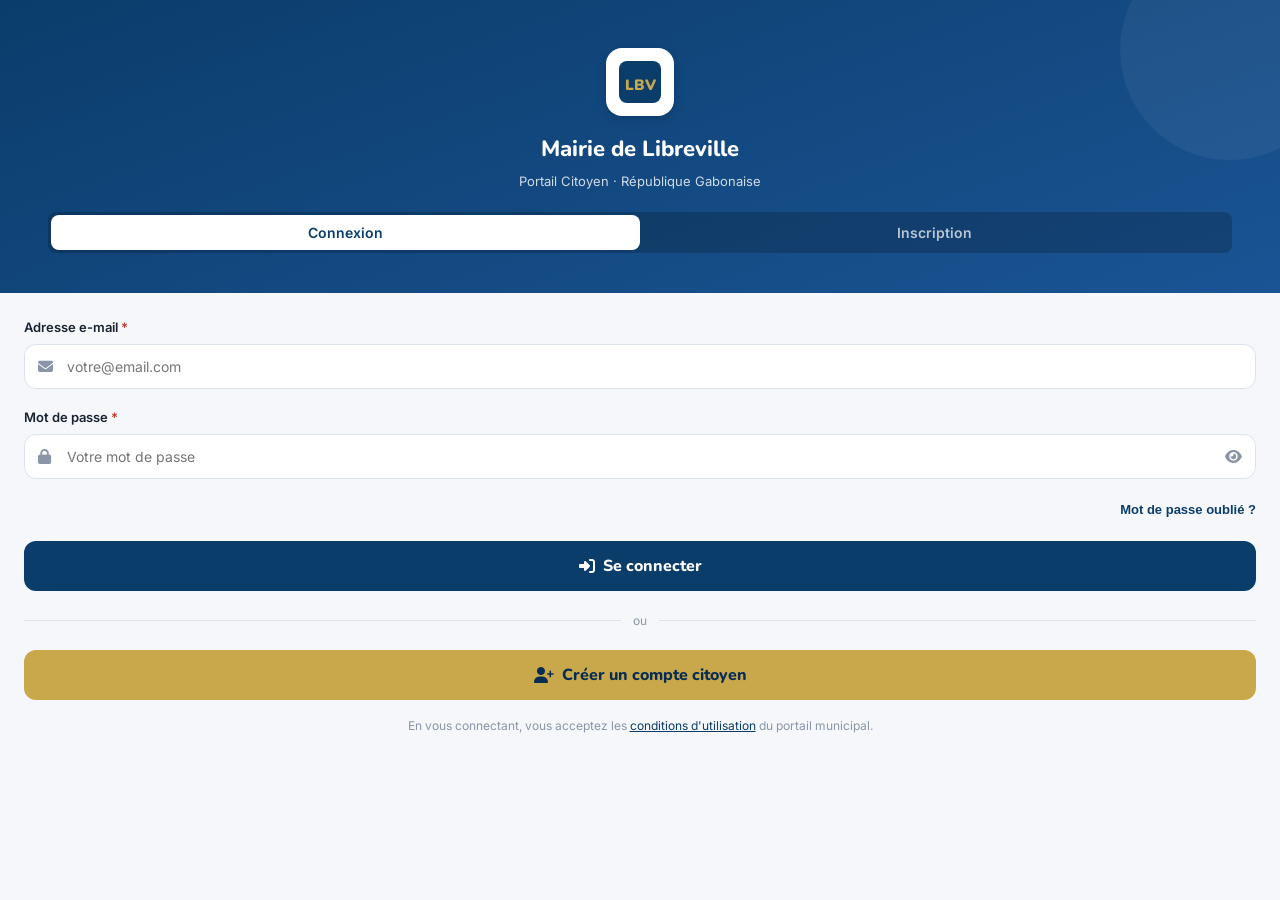
<file: Index.html>
<!DOCTYPE html>
<html lang="fr">
<head>
<meta charset="UTF-8">
<meta name="viewport" content="width=device-width, initial-scale=1.0, maximum-scale=1.0, user-scalable=no">
<title>Mairie de Libreville — Portail Citoyen</title>
<meta name="theme-color" content="#0B3D6B">
<meta name="apple-mobile-web-app-capable" content="yes">
<link rel="preconnect" href="https://fonts.googleapis.com">
<link rel="preconnect" href="https://fonts.gstatic.com" crossorigin>
<link href="https://fonts.googleapis.com/css2?family=Nunito:wght@600;700;800&family=Inter:wght@400;500;600&display=swap" rel="stylesheet">
<link rel="stylesheet" href="https://cdnjs.cloudflare.com/ajax/libs/font-awesome/6.4.0/css/all.min.css">
<style>
*,*::before,*::after{box-sizing:border-box;margin:0;padding:0;-webkit-tap-highlight-color:transparent}
:root{
  --navy:#0B3D6B;--navy-dark:#082D52;--navy-light:#1A5494;
  --gold:#C9A84C;--gold-light:#E8C96A;
  --white:#FFFFFF;--slate:#F5F7FA;--slate-dark:#E8ECF2;
  --ink:#1A2332;--ink-mid:#4A5568;--ink-light:#8A96A8;
  --success:#1E8A5E;--success-bg:#E8F5EE;
  --danger:#C0392B;--danger-bg:#FDF0EF;
  --warning:#B7791F;--warning-bg:#FEF3D9;
  --border:#DDE3ED;
  --radius:12px;--radius-sm:8px;--radius-full:999px;
  --shadow-sm:0 1px 3px rgba(0,0,0,.08),0 1px 2px rgba(0,0,0,.06);
  --shadow-md:0 4px 12px rgba(0,0,0,.10),0 2px 4px rgba(0,0,0,.06);
  --shadow-lg:0 12px 32px rgba(0,0,0,.14);
  --font-d:'Nunito',system-ui,sans-serif;
  --font-b:'Inter',system-ui,sans-serif;
  --bbar:68px;
}
html{font-size:16px;-webkit-text-size-adjust:100%;-webkit-font-smoothing:antialiased}
body{font-family:var(--font-b);font-size:15px;line-height:1.6;color:var(--ink);background:var(--slate);overflow-x:hidden;min-height:100vh}
body.app-ready{padding-bottom:calc(var(--bbar) + env(safe-area-inset-bottom,0px))}

/* ════════════════════════════════
   AUTH SCREENS  (login / register)
   ════════════════════════════════ */
#auth-screen{
  min-height:100vh;display:flex;flex-direction:column;
  background:var(--slate);
}
.auth-hero{
  background:linear-gradient(160deg,var(--navy) 0%,var(--navy-light) 100%);
  padding:48px 24px 40px;color:var(--white);text-align:center;
  position:relative;overflow:hidden;
}
.auth-hero::after{content:'';position:absolute;right:-60px;top:-60px;width:220px;height:220px;background:rgba(255,255,255,.05);border-radius:50%}
.auth-logo{
  width:68px;height:68px;background:var(--white);border-radius:16px;
  display:flex;align-items:center;justify-content:center;
  margin:0 auto 16px;box-shadow:var(--shadow-md);
}
.auth-logo svg{width:42px;height:42px}
.auth-hero h1{font-family:var(--font-d);font-size:22px;font-weight:800;margin-bottom:4px}
.auth-hero p{font-size:13px;opacity:.8}
.auth-tabs{display:flex;background:rgba(0,0,0,.2);border-radius:var(--radius-sm);margin:20px 24px 0;padding:3px}
.auth-tab{
  flex:1;padding:9px;border:none;background:none;
  color:rgba(255,255,255,.7);font-size:14px;font-weight:600;
  border-radius:var(--radius-sm);cursor:pointer;transition:all .2s;
  font-family:var(--font-b);
}
.auth-tab.active{background:var(--white);color:var(--navy)}

.auth-body{padding:24px;flex:1}

/* Login form */
#login-panel,#register-panel{display:none}
#login-panel.visible,#register-panel.visible{display:block}

.form-group{margin-bottom:18px}
.form-label{
  display:block;font-size:13px;font-weight:600;
  color:var(--ink);margin-bottom:6px;
}
.form-label span{color:var(--danger)}
.input-wrap{position:relative}
.input-wrap i.pre{
  position:absolute;left:14px;top:50%;transform:translateY(-50%);
  color:var(--ink-light);font-size:15px;pointer-events:none;
}
.input-wrap i.suf{
  position:absolute;right:14px;top:50%;transform:translateY(-50%);
  color:var(--ink-light);font-size:15px;cursor:pointer;
}
.f-input{
  width:100%;padding:13px 14px 13px 42px;
  background:var(--white);border:1.5px solid var(--border);
  border-radius:var(--radius);font-family:var(--font-b);
  font-size:14px;color:var(--ink);outline:none;
  transition:border-color .2s,box-shadow .2s;
}
.f-input.no-icon{padding-left:14px}
.f-input:focus{border-color:var(--navy);box-shadow:0 0 0 3px rgba(11,61,107,.1)}
.f-input.error{border-color:var(--danger)}
.f-input.ok{border-color:var(--success)}
.field-error{font-size:11px;color:var(--danger);margin-top:4px;display:none}
.field-error.show{display:block}
select.f-input{appearance:none;background-image:url("data:image/svg+xml,%3Csvg xmlns='http://www.w3.org/2000/svg' width='12' height='12' viewBox='0 0 24 24' fill='none' stroke='%238A96A8' stroke-width='2'%3E%3Cpolyline points='6 9 12 15 18 9'%3E%3C/polyline%3E%3C/svg%3E");background-repeat:no-repeat;background-position:right 14px center;padding-right:36px}

.btn-main{
  width:100%;padding:14px;border-radius:var(--radius);
  background:var(--navy);color:var(--white);
  font-family:var(--font-d);font-size:16px;font-weight:800;
  border:none;cursor:pointer;transition:background .2s;
  display:flex;align-items:center;justify-content:center;gap:8px;
}
.btn-main:hover{background:var(--navy-dark)}
.btn-main:disabled{opacity:.6;cursor:not-allowed}
.btn-main.gold{background:var(--gold);color:var(--navy-dark)}
.btn-main.gold:hover{background:var(--gold-light)}

.divider{display:flex;align-items:center;gap:12px;margin:20px 0;color:var(--ink-light);font-size:12px}
.divider::before,.divider::after{content:'';flex:1;height:1px;background:var(--border)}

/* Register steps */
.step-indicator{display:flex;align-items:center;justify-content:center;gap:0;margin-bottom:24px}
.step-dot{
  width:28px;height:28px;border-radius:50%;
  background:var(--slate-dark);color:var(--ink-light);
  font-size:12px;font-weight:700;
  display:flex;align-items:center;justify-content:center;
  font-family:var(--font-d);flex-shrink:0;transition:all .3s;
}
.step-dot.active{background:var(--navy);color:var(--white)}
.step-dot.done{background:var(--success);color:var(--white)}
.step-line{width:32px;height:2px;background:var(--slate-dark);transition:background .3s}
.step-line.done{background:var(--success)}

.step-panel{display:none}
.step-panel.visible{display:block;animation:fadeIn .22s ease}
@keyframes fadeIn{from{opacity:0;transform:translateY(6px)}to{opacity:1;transform:translateY(0)}}

.step-title{font-family:var(--font-d);font-size:18px;font-weight:800;color:var(--ink);margin-bottom:4px}
.step-sub{font-size:13px;color:var(--ink-light);margin-bottom:20px}

/* Photo upload */
.photo-upload{
  width:100%;border:2px dashed var(--border);border-radius:var(--radius);
  padding:24px;text-align:center;cursor:pointer;transition:all .2s;
  background:var(--white);
}
.photo-upload:hover{border-color:var(--navy);background:rgba(11,61,107,.02)}
.photo-preview{
  width:100px;height:100px;border-radius:50%;
  object-fit:cover;margin:0 auto 12px;display:none;border:3px solid var(--navy);
}
.photo-icon{font-size:36px;color:var(--ink-light);margin-bottom:8px}
.photo-label{font-size:13px;color:var(--ink-mid);margin-bottom:4px;font-weight:500}
.photo-hint{font-size:11px;color:var(--ink-light)}

/* Password strength */
.pw-strength{margin-top:8px}
.pw-bars{display:flex;gap:4px;margin-bottom:4px}
.pw-bar{flex:1;height:3px;border-radius:2px;background:var(--slate-dark);transition:background .3s}
.pw-bar.weak{background:var(--danger)}
.pw-bar.medium{background:var(--warning)}
.pw-bar.strong{background:var(--success)}
.pw-text{font-size:11px;color:var(--ink-light)}

.step-nav{display:flex;gap:10px;margin-top:20px}
.btn-back{
  flex:1;padding:13px;border-radius:var(--radius);
  background:none;border:1.5px solid var(--border);
  color:var(--ink-mid);font-family:var(--font-d);font-size:15px;font-weight:700;
  cursor:pointer;transition:all .2s;
}
.btn-back:hover{border-color:var(--navy);color:var(--navy)}
.btn-next{flex:2;padding:13px;border-radius:var(--radius);background:var(--navy);color:var(--white);font-family:var(--font-d);font-size:15px;font-weight:800;border:none;cursor:pointer;transition:background .2s}
.btn-next:hover{background:var(--navy-dark)}

/* Success screen */
#register-success{display:none;text-align:center;padding:32px 24px}
#register-success.visible{display:block;animation:fadeIn .4s ease}
.success-anim{width:80px;height:80px;background:var(--success-bg);border-radius:50%;display:flex;align-items:center;justify-content:center;margin:0 auto 20px;font-size:36px;color:var(--success)}

/* ════════════════════════════════
   APP (après connexion)
   ════════════════════════════════ */
#app-screen{display:none}
#app-screen.visible{display:block}

/* Urgences */
.emergency-bar{position:sticky;top:0;z-index:900;background:var(--navy-dark);padding:8px 16px;display:flex;align-items:center;justify-content:space-between;gap:8px}
.emergency-links{display:flex;gap:16px;flex:1}
.emergency-link{display:flex;align-items:center;gap:6px;color:var(--white);font-size:13px;font-weight:600;text-decoration:none;opacity:.9;white-space:nowrap}
.emergency-link .dot{width:7px;height:7px;border-radius:50%;flex-shrink:0}
.dot-red{background:#F87171}.dot-amber{background:#FBBF24}
.emergency-actions{display:flex;gap:8px;align-items:center}
.btn-icon{background:rgba(255,255,255,.12);border:none;color:var(--white);width:32px;height:32px;border-radius:var(--radius-sm);display:flex;align-items:center;justify-content:center;cursor:pointer;font-size:14px;transition:background .2s}
.btn-icon:hover{background:rgba(255,255,255,.22)}

/* Header */
.site-header{background:linear-gradient(160deg,var(--navy) 0%,var(--navy-light) 100%);padding:16px 16px 20px;color:var(--white);position:relative;overflow:hidden}
.site-header::after{content:'';position:absolute;right:-40px;top:-40px;width:180px;height:180px;background:rgba(255,255,255,.05);border-radius:50%;pointer-events:none}
.header-row{display:flex;align-items:center;gap:12px}
.logo-sm{width:40px;height:40px;background:var(--white);border-radius:var(--radius-sm);display:flex;align-items:center;justify-content:center;flex-shrink:0;box-shadow:var(--shadow-sm)}
.logo-sm svg{width:26px;height:26px}
.header-brand h1{font-family:var(--font-d);font-size:17px;font-weight:800;line-height:1.1}
.header-brand span{font-size:11px;opacity:.7;display:block}
.header-user{margin-left:auto;display:flex;align-items:center;gap:8px;cursor:pointer}
.user-avatar-sm{width:36px;height:36px;border-radius:50%;border:2px solid rgba(255,255,255,.5);object-fit:cover;display:flex;align-items:center;justify-content:center;background:rgba(255,255,255,.15);font-size:14px;font-weight:700;color:var(--white);flex-shrink:0;overflow:hidden}
.user-avatar-sm img{width:100%;height:100%;object-fit:cover}

/* Bandeau citoyen */
.citizen-banner{
  background:linear-gradient(135deg,var(--navy),var(--navy-light));
  margin:0;padding:14px 16px;color:var(--white);
  display:flex;align-items:center;gap:12px;
}
.cb-avatar{width:48px;height:48px;border-radius:50%;border:2.5px solid rgba(255,255,255,.4);object-fit:cover;display:flex;align-items:center;justify-content:center;background:rgba(255,255,255,.15);font-size:18px;font-weight:800;color:var(--white);flex-shrink:0;overflow:hidden;font-family:var(--font-d)}
.cb-avatar img{width:100%;height:100%;object-fit:cover}
.cb-text p{font-size:12px;opacity:.8;margin-bottom:2px}
.cb-text strong{font-family:var(--font-d);font-size:16px;font-weight:800;display:block}
.cb-badge{margin-left:auto;background:var(--gold);color:var(--navy-dark);font-size:10px;font-weight:700;padding:4px 10px;border-radius:var(--radius-full);white-space:nowrap;flex-shrink:0}

/* Search */
.search-wrap{padding:12px 16px 0;position:relative}
.search-field{width:100%;padding:12px 16px 12px 42px;background:var(--white);border:1.5px solid var(--border);border-radius:var(--radius);font-family:var(--font-b);font-size:14px;color:var(--ink);outline:none;box-shadow:var(--shadow-sm);transition:border-color .2s}
.search-field:focus{border-color:var(--navy)}
.search-icon{position:absolute;left:30px;top:50%;transform:translateY(-50%);color:var(--ink-light);font-size:15px;pointer-events:none}
.search-results{display:none;background:var(--white);border:1.5px solid var(--border);border-radius:var(--radius);margin-top:6px;box-shadow:var(--shadow-md);overflow:hidden}
.search-results.visible{display:block}
.search-result-item{padding:11px 16px;display:flex;align-items:center;gap:12px;border-bottom:1px solid var(--border);cursor:pointer;transition:background .15s}
.search-result-item:last-child{border-bottom:none}
.search-result-item:hover{background:var(--slate)}
.sri-icon{width:30px;height:30px;border-radius:var(--radius-sm);background:var(--slate);display:flex;align-items:center;justify-content:center;color:var(--navy);font-size:13px;flex-shrink:0}
.sri-text{font-size:13px;font-weight:500}
.sri-cat{font-size:11px;color:var(--ink-light)}

/* Pages */
.main{padding:16px 0 8px}
.page{display:none;animation:fadeIn .22s ease}
.page.active{display:block}

/* Sections */
.section{margin-bottom:24px}
.section-head{display:flex;justify-content:space-between;align-items:center;padding:0 16px;margin-bottom:12px}
.section-title{font-family:var(--font-d);font-size:18px;font-weight:800;color:var(--ink);letter-spacing:-.3px}
.section-link{font-size:13px;color:var(--navy);font-weight:600;text-decoration:none;display:flex;align-items:center;gap:4px;background:none;border:none;cursor:pointer;font-family:var(--font-b)}

/* Service cards */
.services-grid{display:grid;grid-template-columns:repeat(2,1fr);gap:10px;padding:0 16px}
.service-card{background:var(--white);border:1.5px solid var(--border);border-radius:var(--radius);padding:16px 12px;display:flex;flex-direction:column;align-items:center;text-align:center;gap:8px;cursor:pointer;transition:border-color .2s,box-shadow .2s,transform .15s;box-shadow:var(--shadow-sm)}
.service-card:hover,.service-card:active{border-color:var(--navy);box-shadow:var(--shadow-md);transform:translateY(-2px)}
.service-icon-wrap{width:52px;height:52px;border-radius:var(--radius-sm);display:flex;align-items:center;justify-content:center;font-size:22px;margin-bottom:2px;flex-shrink:0}
.ic-blue{background:#EBF3FB;color:var(--navy)}
.ic-gold{background:#FDF6E3;color:#8A6014}
.ic-green{background:#E8F5EE;color:#1E6A45}
.ic-purple{background:#F0EBFD;color:#5B35A8}
.ic-red{background:#FEF0EE;color:#B83020}
.ic-teal{background:#E8F7F4;color:#1A7A63}
.service-name{font-weight:700;font-size:13px;color:var(--ink);line-height:1.3;font-family:var(--font-d)}
.service-sub{font-size:11px;color:var(--ink-light)}

/* Mon dossier (espace citoyen) */
.dossier-section{padding:0 16px;margin-bottom:24px}
.dossier-card{background:var(--white);border:1.5px solid var(--border);border-radius:var(--radius);overflow:hidden;box-shadow:var(--shadow-sm)}
.dossier-head{background:linear-gradient(135deg,var(--navy),var(--navy-light));padding:14px 16px;color:var(--white)}
.dossier-head h3{font-family:var(--font-d);font-size:16px;font-weight:800}
.dossier-head p{font-size:12px;opacity:.8}
.dossier-item{display:flex;align-items:center;gap:12px;padding:13px 16px;border-bottom:1px solid var(--border)}
.dossier-item:last-child{border-bottom:none}
.di-icon{width:38px;height:38px;border-radius:var(--radius-sm);display:flex;align-items:center;justify-content:center;font-size:16px;flex-shrink:0}
.di-body{flex:1}
.di-title{font-weight:600;font-size:13px;margin-bottom:2px;font-family:var(--font-d)}
.di-date{font-size:11px;color:var(--ink-light)}
.di-status{font-size:11px;font-weight:700;padding:3px 8px;border-radius:var(--radius-full)}
.status-ok{background:var(--success-bg);color:var(--success)}
.status-pending{background:var(--warning-bg);color:var(--warning)}
.status-progress{background:#EBF3FB;color:var(--navy)}

/* Profil page */
.profil-header{
  background:linear-gradient(160deg,var(--navy),var(--navy-light));
  padding:24px 16px;color:var(--white);text-align:center;
}
.profil-avatar{
  width:90px;height:90px;border-radius:50%;
  border:3px solid rgba(255,255,255,.5);
  margin:0 auto 12px;object-fit:cover;
  display:flex;align-items:center;justify-content:center;
  background:rgba(255,255,255,.15);font-size:32px;font-weight:800;
  color:var(--white);font-family:var(--font-d);overflow:hidden;
}
.profil-avatar img{width:100%;height:100%;object-fit:cover}
.profil-name{font-family:var(--font-d);font-size:20px;font-weight:800;margin-bottom:4px}
.profil-badge{background:var(--gold);color:var(--navy-dark);font-size:11px;font-weight:700;padding:4px 14px;border-radius:var(--radius-full);display:inline-block}
.profil-info{padding:16px;display:flex;flex-direction:column;gap:8px}
.info-row-p{display:flex;align-items:flex-start;gap:10px;padding:11px 14px;background:var(--white);border:1.5px solid var(--border);border-radius:var(--radius);font-size:13px}
.info-row-p i{color:var(--navy);font-size:14px;margin-top:1px;flex-shrink:0;width:16px;text-align:center}
.info-row-p .irp-label{font-size:11px;color:var(--ink-light);margin-bottom:2px}
.info-row-p .irp-val{font-weight:600;color:var(--ink)}
.btn-logout{margin:0 16px 24px;width:calc(100% - 32px);padding:13px;border-radius:var(--radius);background:none;border:1.5px solid var(--danger);color:var(--danger);font-family:var(--font-d);font-size:15px;font-weight:700;cursor:pointer;display:flex;align-items:center;justify-content:center;gap:8px;transition:all .2s}
.btn-logout:hover{background:var(--danger-bg)}

/* News carousel */
.news-scroll{display:flex;gap:12px;overflow-x:auto;padding:0 16px;scroll-snap-type:x mandatory;-webkit-overflow-scrolling:touch;scrollbar-width:none}
.news-scroll::-webkit-scrollbar{display:none}
.news-slide{flex:0 0 82%;scroll-snap-align:start;border-radius:var(--radius);overflow:hidden;box-shadow:var(--shadow-sm);background:var(--white);border:1.5px solid var(--border)}
.news-img{height:130px;background-size:cover;background-position:center;position:relative}
.news-img-overlay{position:absolute;inset:0;background:linear-gradient(to top,rgba(0,0,0,.45) 0%,transparent 60%)}
.news-badge{position:absolute;top:10px;left:10px;background:rgba(11,61,107,.85);color:var(--white);font-size:10px;font-weight:700;padding:4px 10px;border-radius:var(--radius-full);letter-spacing:.3px;text-transform:uppercase}
.news-body{padding:12px 14px 14px}
.news-date{font-size:11px;color:var(--ink-light);margin-bottom:4px;display:flex;align-items:center;gap:4px}
.news-title{font-family:var(--font-d);font-size:15px;font-weight:700;color:var(--ink);line-height:1.3;margin-bottom:6px}
.news-desc{font-size:12px;color:var(--ink-mid);line-height:1.5}

/* Tabs */
.tabs-wrap{display:flex;gap:6px;padding:0 16px;margin-bottom:14px;overflow-x:auto;scrollbar-width:none}
.tabs-wrap::-webkit-scrollbar{display:none}
.tab{padding:7px 16px;background:var(--white);border:1.5px solid var(--border);border-radius:var(--radius-full);font-size:13px;font-weight:600;white-space:nowrap;cursor:pointer;transition:all .2s;font-family:var(--font-b);color:var(--ink-mid)}
.tab.active{background:var(--navy);color:var(--white);border-color:var(--navy)}

/* Démarches */
.demarches-list{padding:0 16px;display:flex;flex-direction:column;gap:8px}
.demarche-card{background:var(--white);border:1.5px solid var(--border);border-radius:var(--radius);padding:14px;display:flex;align-items:center;gap:12px;cursor:pointer;transition:border-color .2s,box-shadow .2s;box-shadow:var(--shadow-sm)}
.demarche-card:hover{border-color:var(--navy);box-shadow:var(--shadow-md)}
.d-icon{width:44px;height:44px;border-radius:var(--radius-sm);display:flex;align-items:center;justify-content:center;font-size:18px;flex-shrink:0}
.d-body{flex:1;min-width:0}
.d-title{font-weight:600;font-size:14px;margin-bottom:3px;font-family:var(--font-d)}
.d-meta{display:flex;gap:12px;font-size:12px;color:var(--ink-light);align-items:center;flex-wrap:wrap}
.d-arrow{color:var(--ink-light);font-size:12px;flex-shrink:0}
.d-tag{font-size:10px;font-weight:700;padding:3px 8px;border-radius:var(--radius-full);white-space:nowrap}
.tag-free{background:var(--success-bg);color:var(--success)}
.tag-paid{background:var(--warning-bg);color:var(--warning)}

/* Actualités */
.actu-card{background:var(--white);border:1.5px solid var(--border);border-radius:var(--radius);overflow:hidden;box-shadow:var(--shadow-sm);margin:0 16px 12px}
.actu-img{height:160px;background-size:cover;background-position:center;position:relative}
.actu-img-badge{position:absolute;top:12px;left:12px;background:var(--navy);color:var(--white);font-size:10px;font-weight:700;padding:4px 12px;border-radius:var(--radius-full);text-transform:uppercase}
.actu-body{padding:14px}
.actu-date{font-size:11px;color:var(--ink-light);margin-bottom:5px;display:flex;align-items:center;gap:4px}
.actu-title{font-family:var(--font-d);font-size:16px;font-weight:800;color:var(--ink);line-height:1.3;margin-bottom:6px}
.actu-desc{font-size:13px;color:var(--ink-mid);line-height:1.6;margin-bottom:12px}
.actu-actions{display:flex;gap:8px}
.btn-sm{display:inline-flex;align-items:center;gap:5px;padding:8px 14px;border-radius:var(--radius-sm);font-size:12px;font-weight:600;border:none;cursor:pointer;font-family:var(--font-b);transition:all .2s}
.btn-primary-sm{background:var(--navy);color:var(--white)}
.btn-outline-sm{background:none;border:1.5px solid var(--border);color:var(--ink-mid)}

/* Mairie page */
.mairie-hero{background:linear-gradient(160deg,var(--navy),var(--navy-light));margin:0 16px;border-radius:var(--radius);padding:24px 20px;color:var(--white);margin-bottom:20px;position:relative;overflow:hidden}
.mairie-hero::before{content:'';position:absolute;right:-20px;bottom:-20px;width:120px;height:120px;background:rgba(255,255,255,.06);border-radius:50%}
.mairie-hero h2{font-family:var(--font-d);font-size:22px;font-weight:800;margin-bottom:6px}
.mairie-hero p{font-size:13px;opacity:.82}
.gold-line{width:40px;height:3px;background:var(--gold);border-radius:2px;margin:10px 0}
.stats-row{display:grid;grid-template-columns:repeat(3,1fr);gap:10px;padding:0 16px;margin-bottom:20px}
.stat-card{background:var(--white);border:1.5px solid var(--border);border-radius:var(--radius);padding:14px 10px;text-align:center;box-shadow:var(--shadow-sm)}
.stat-num{font-family:var(--font-d);font-size:22px;font-weight:800;color:var(--navy);line-height:1;margin-bottom:4px}
.stat-lbl{font-size:10px;color:var(--ink-light);font-weight:500;line-height:1.3}
.accordion{display:flex;flex-direction:column;gap:8px;padding:0 16px;margin-bottom:20px}
.acc-item{background:var(--white);border:1.5px solid var(--border);border-radius:var(--radius);overflow:hidden;box-shadow:var(--shadow-sm)}
.acc-head{display:flex;justify-content:space-between;align-items:center;padding:14px 16px;cursor:pointer;transition:background .15s}
.acc-head:hover{background:var(--slate)}
.acc-head h4{font-family:var(--font-d);font-size:15px;font-weight:700;color:var(--ink)}
.acc-head i.arr{color:var(--ink-light);font-size:13px;transition:transform .3s;flex-shrink:0}
.acc-item.open .acc-head i.arr{transform:rotate(180deg)}
.acc-body{max-height:0;overflow:hidden;transition:max-height .35s ease;font-size:13px;color:var(--ink-mid);line-height:1.7}
.acc-item.open .acc-body{max-height:600px}
.acc-inner{padding:0 16px 16px}
.horaire-row{display:flex;justify-content:space-between;align-items:center;padding:8px 0;border-bottom:1px solid var(--border);font-size:13px}
.horaire-row:last-child{border-bottom:none}

/* Contact page */
.contact-hero{background:var(--navy);margin:0 16px 20px;border-radius:var(--radius);padding:22px 20px;color:var(--white)}
.contact-hero h2{font-family:var(--font-d);font-size:20px;font-weight:800;margin-bottom:6px}
.contact-hero p{font-size:13px;opacity:.82}
.contact-actions{padding:0 16px;display:flex;flex-direction:column;gap:10px;margin-bottom:20px}
.contact-btn{display:flex;align-items:center;gap:14px;background:var(--white);border:1.5px solid var(--border);border-radius:var(--radius);padding:15px 16px;cursor:pointer;transition:border-color .2s;text-decoration:none;color:var(--ink);box-shadow:var(--shadow-sm)}
.contact-btn:hover{border-color:var(--navy)}
.cbi{width:40px;height:40px;border-radius:var(--radius-sm);display:flex;align-items:center;justify-content:center;font-size:18px;flex-shrink:0}
.cbt strong{display:block;font-size:14px;font-weight:600;margin-bottom:2px;font-family:var(--font-d)}
.cbt span{font-size:12px;color:var(--ink-light)}
.cbar{margin-left:auto;color:var(--ink-light);font-size:12px}
.info-card{background:var(--white);border:1.5px solid var(--border);border-radius:var(--radius);padding:16px;box-shadow:var(--shadow-sm);margin:0 16px 16px}
.info-card h3{font-family:var(--font-d);font-size:15px;font-weight:700;margin-bottom:12px;color:var(--ink)}
.irow{display:flex;align-items:flex-start;gap:10px;padding:8px 0;border-bottom:1px solid var(--border);font-size:13px;color:var(--ink-mid)}
.irow:last-child{border-bottom:none}
.irow i{color:var(--navy);font-size:14px;margin-top:2px;flex-shrink:0;width:16px;text-align:center}
.map-box{height:150px;background:var(--slate);border-radius:var(--radius);border:1.5px solid var(--border);display:flex;flex-direction:column;align-items:center;justify-content:center;gap:8px;margin:0 16px 24px;cursor:pointer;transition:background .2s}
.map-box:hover{background:var(--slate-dark)}
.map-box i{font-size:28px;color:var(--navy);opacity:.7}
.map-box span{font-size:13px;font-weight:600;color:var(--navy)}

/* Bottom nav */
.bottom-nav{position:fixed;bottom:0;left:0;right:0;background:var(--white);border-top:1.5px solid var(--border);z-index:800;box-shadow:0 -4px 16px rgba(0,0,0,.08);padding-bottom:env(safe-area-inset-bottom,0px)}
.bottom-items{display:flex;justify-content:space-around;height:var(--bbar)}
.nav-btn{display:flex;flex-direction:column;align-items:center;justify-content:center;gap:3px;flex:1;background:none;border:none;cursor:pointer;color:var(--ink-light);transition:color .2s;padding:0 4px;font-family:var(--font-b)}
.nav-btn i{font-size:20px;transition:transform .2s}
.nav-btn span{font-size:10px;font-weight:600}
.nav-btn.active{color:var(--navy)}
.nav-btn.active i{transform:translateY(-2px)}
.nav-btn.center-btn .center-blob{width:50px;height:50px;border-radius:50%;background:var(--navy);display:flex;align-items:center;justify-content:center;margin-bottom:2px;box-shadow:var(--shadow-md);font-size:20px}
.nav-btn.center-btn .center-blob i{color:var(--white)}
.nav-btn.center-btn span{color:var(--ink-light)}
.nav-btn.center-btn.active .center-blob{background:var(--navy-dark)}

/* Modal démarche */
.modal-overlay{position:fixed;inset:0;background:rgba(0,0,0,.5);z-index:2000;display:none;align-items:flex-end;justify-content:center;backdrop-filter:blur(3px)}
.modal-overlay.open{display:flex}
.modal-sheet{background:var(--white);width:100%;max-width:500px;border-radius:20px 20px 0 0;max-height:88vh;overflow-y:auto;animation:slideUp .28s ease;padding-bottom:env(safe-area-inset-bottom,16px)}
@keyframes slideUp{from{transform:translateY(40px);opacity:0}to{transform:translateY(0);opacity:1}}
.modal-handle{width:40px;height:4px;background:var(--border);border-radius:2px;margin:12px auto 0}
.modal-head{padding:16px 20px;border-bottom:1.5px solid var(--border);display:flex;align-items:center;justify-content:space-between}
.modal-head h3{font-family:var(--font-d);font-size:18px;font-weight:800;color:var(--ink)}
.modal-close{width:32px;height:32px;border-radius:50%;background:var(--slate);border:none;color:var(--ink-mid);font-size:16px;display:flex;align-items:center;justify-content:center;cursor:pointer}
.modal-body-content{padding:20px}
.mih{display:flex;align-items:center;gap:14px;margin-bottom:16px;padding-bottom:16px;border-bottom:1.5px solid var(--border)}
.mbi{width:56px;height:56px;border-radius:var(--radius);display:flex;align-items:center;justify-content:center;font-size:24px;flex-shrink:0}
.modal-desc{font-size:14px;color:var(--ink-mid);line-height:1.7;margin-bottom:16px}
.modal-info-grid{display:grid;grid-template-columns:1fr 1fr;gap:10px;margin-bottom:16px}
.mic{background:var(--slate);border-radius:var(--radius-sm);padding:12px;text-align:center}
.mic-label{font-size:10px;color:var(--ink-light);font-weight:600;margin-bottom:3px;text-transform:uppercase}
.mic-val{font-family:var(--font-d);font-size:15px;font-weight:700;color:var(--navy)}
.modal-docs h4{font-size:13px;font-weight:600;margin-bottom:8px;color:var(--ink)}
.doc-item{display:flex;align-items:center;gap:10px;padding:8px 0;border-bottom:1px solid var(--border);font-size:13px;color:var(--ink-mid)}
.doc-item:last-child{border-bottom:none}
.doc-item i{color:var(--navy);width:16px;text-align:center}
.modal-cta{margin-top:18px;display:flex;flex-direction:column;gap:8px}
.btn-full{width:100%;padding:14px;border-radius:var(--radius);font-size:15px;font-weight:800;border:none;cursor:pointer;display:flex;align-items:center;justify-content:center;gap:8px;font-family:var(--font-d);transition:all .2s}
.btn-full-p{background:var(--navy);color:var(--white)}
.btn-full-p:hover{background:var(--navy-dark)}
.btn-full-o{background:none;border:1.5px solid var(--border);color:var(--ink-mid)}

/* Toast */
.toast{position:fixed;bottom:calc(var(--bbar) + 12px);left:16px;right:16px;background:var(--ink);color:var(--white);border-radius:var(--radius);padding:13px 16px;font-size:14px;font-weight:500;display:flex;align-items:center;gap:10px;z-index:3000;transform:translateY(20px);opacity:0;transition:all .3s ease;pointer-events:none;box-shadow:var(--shadow-lg)}
.toast.show{transform:translateY(0);opacity:1}
.toast.success-t i{color:#4ADE80}
.toast.error-t i{color:#F87171}

/* Dark mode */
.dark-mode{--white:#1C2333;--slate:#151B27;--slate-dark:#1C2333;--ink:#F0F4FB;--ink-mid:#A8B4C8;--ink-light:#64748B;--border:#2D3748;--navy-light:#2563EB}
.dark-mode .site-header,.dark-mode .auth-hero{background:linear-gradient(160deg,#0A2D52,#143A6B)}
.dark-mode .emergency-bar{background:#0A1929}
.dark-mode .search-field,.dark-mode .f-input{background:#1C2333;color:var(--ink)}
</style>
</head>
<body>

<!-- ══════════════════════════════
     ÉCRAN AUTH
══════════════════════════════ -->
<div id="auth-screen">
  <div class="auth-hero">
    <div class="auth-logo">
      <svg viewBox="0 0 42 42" fill="none" xmlns="http://www.w3.org/2000/svg">
        <rect width="42" height="42" rx="8" fill="#0B3D6B"/>
        <text x="21" y="29" text-anchor="middle" fill="#C9A84C" font-size="15" font-weight="900" font-family="Nunito,sans-serif">LBV</text>
      </svg>
    </div>
    <h1>Mairie de Libreville</h1>
    <p>Portail Citoyen · République Gabonaise</p>
    <div class="auth-tabs">
      <button class="auth-tab active" id="tab-login" onclick="switchAuthTab('login')">Connexion</button>
      <button class="auth-tab" id="tab-register" onclick="switchAuthTab('register')">Inscription</button>
    </div>
  </div>

  <div class="auth-body">

    <!-- ── LOGIN ── -->
    <div id="login-panel" class="visible" style="display:block">
      <div class="form-group">
        <label class="form-label">Adresse e-mail <span>*</span></label>
        <div class="input-wrap">
          <i class="fa-solid fa-envelope pre"></i>
          <input class="f-input" type="email" id="login-email" placeholder="votre@email.com" autocomplete="email">
        </div>
        <p class="field-error" id="login-email-err">Adresse e-mail invalide.</p>
      </div>
      <div class="form-group">
        <label class="form-label">Mot de passe <span>*</span></label>
        <div class="input-wrap">
          <i class="fa-solid fa-lock pre"></i>
          <input class="f-input" type="password" id="login-pw" placeholder="Votre mot de passe" autocomplete="current-password">
          <i class="fa-solid fa-eye suf" onclick="togglePw('login-pw',this)"></i>
        </div>
        <p class="field-error" id="login-pw-err">Mot de passe incorrect.</p>
      </div>
      <p style="text-align:right;margin-bottom:20px"><button style="background:none;border:none;color:var(--navy);font-size:13px;font-weight:600;cursor:pointer" onclick="forgotPw()">Mot de passe oublié ?</button></p>
      <button class="btn-main" onclick="doLogin()">
        <i class="fa-solid fa-right-to-bracket"></i> Se connecter
      </button>
      <div class="divider">ou</div>
      <button class="btn-main gold" onclick="switchAuthTab('register')">
        <i class="fa-solid fa-user-plus"></i> Créer un compte citoyen
      </button>
      <p style="font-size:12px;color:var(--ink-light);text-align:center;margin-top:16px;line-height:1.6">
        En vous connectant, vous acceptez les <a href="#" style="color:var(--navy)">conditions d'utilisation</a> du portail municipal.
      </p>
    </div>

    <!-- ── REGISTER ── -->
    <div id="register-panel">
      <!-- Indicateur d'étapes -->
      <div class="step-indicator" id="step-indicator">
        <div class="step-dot active" id="sdot-1">1</div>
        <div class="step-line" id="sline-1"></div>
        <div class="step-dot" id="sdot-2">2</div>
        <div class="step-line" id="sline-2"></div>
        <div class="step-dot" id="sdot-3">3</div>
        <div class="step-line" id="sline-3"></div>
        <div class="step-dot" id="sdot-4">4</div>
      </div>

      <!-- Étape 1 : Identité -->
      <div class="step-panel visible" id="step-1">
        <p class="step-title">Votre identité</p>
        <p class="step-sub">Informations telles qu'elles figurent sur votre acte de naissance.</p>
        <div class="form-group">
          <label class="form-label">Nom de famille <span>*</span></label>
          <div class="input-wrap"><i class="fa-solid fa-user pre"></i>
            <input class="f-input" type="text" id="r-nom" placeholder="ONDIMBA" autocomplete="family-name">
          </div>
          <p class="field-error" id="r-nom-err">Champ obligatoire.</p>
        </div>
        <div class="form-group">
          <label class="form-label">Prénom(s) <span>*</span></label>
          <div class="input-wrap"><i class="fa-solid fa-user pre"></i>
            <input class="f-input" type="text" id="r-prenom" placeholder="Ali Bongo" autocomplete="given-name">
          </div>
          <p class="field-error" id="r-prenom-err">Champ obligatoire.</p>
        </div>
        <div class="form-group">
          <label class="form-label">Date de naissance <span>*</span></label>
          <div class="input-wrap"><i class="fa-solid fa-calendar pre"></i>
            <input class="f-input" type="date" id="r-ddn" max="">
          </div>
          <p class="field-error" id="r-ddn-err">Date invalide.</p>
        </div>
        <div class="form-group">
          <label class="form-label">Lieu de naissance <span>*</span></label>
          <div class="input-wrap"><i class="fa-solid fa-map-pin pre"></i>
            <input class="f-input" type="text" id="r-lieu" placeholder="Libreville, Gabon">
          </div>
          <p class="field-error" id="r-lieu-err">Champ obligatoire.</p>
        </div>
        <button class="btn-next" onclick="nextStep(1)">Continuer <i class="fa-solid fa-arrow-right"></i></button>
      </div>

      <!-- Étape 2 : Résidence -->
      <div class="step-panel" id="step-2">
        <p class="step-title">Votre résidence</p>
        <p class="step-sub">Arrondissement où vous résidez actuellement à Libreville.</p>
        <div class="form-group">
          <label class="form-label">Arrondissement de résidence <span>*</span></label>
          <div class="input-wrap"><i class="fa-solid fa-city pre"></i>
            <select class="f-input" id="r-arr">
              <option value="">— Sélectionner —</option>
              <option value="1er">1er Arrondissement — Gué-Gué, Louis, Batterie IV</option>
              <option value="2e">2e Arrondissement — Nombakélé, Mont-Bouët, Plateau</option>
              <option value="3e">3e Arrondissement — London, Glass, Baraka, Oloumi</option>
              <option value="4e">4e Arrondissement — Lalala, Plaine Niger, London Sud</option>
              <option value="5e">5e Arrondissement — Nzeng-Ayong, PK 5 à PK 11</option>
              <option value="6e">6e Arrondissement — Nzeng-Ayong Est, Mindoubé, IAI</option>
            </select>
          </div>
          <p class="field-error" id="r-arr-err">Sélectionnez un arrondissement.</p>
        </div>
        <div class="form-group">
          <label class="form-label">Adresse postale (optionnel)</label>
          <div class="input-wrap"><i class="fa-solid fa-house pre"></i>
            <input class="f-input" type="text" id="r-adresse" placeholder="Rue, quartier…">
          </div>
        </div>
        <div class="step-nav">
          <button class="btn-back" onclick="prevStep(2)"><i class="fa-solid fa-arrow-left"></i> Retour</button>
          <button class="btn-next" onclick="nextStep(2)">Continuer <i class="fa-solid fa-arrow-right"></i></button>
        </div>
      </div>

      <!-- Étape 3 : Photo & Compte -->
      <div class="step-panel" id="step-3">
        <p class="step-title">Photo & compte</p>
        <p class="step-sub">Une photo d'identité et vos identifiants de connexion.</p>
        <div class="form-group">
          <label class="form-label">Photo d'identité <span>*</span></label>
          <!-- Aperçu photo (caché tant qu'aucune photo) -->
          <div id="photo-preview-wrap" style="display:none;text-align:center;margin-bottom:10px">
            <div style="position:relative;display:inline-block">
              <img id="photo-preview" alt="Aperçu photo" style="width:100px;height:100px;border-radius:50%;object-fit:cover;border:3px solid var(--navy);display:block">
              <button onclick="resetPhoto()" title="Changer la photo" style="position:absolute;bottom:0;right:0;width:28px;height:28px;border-radius:50%;background:var(--navy);border:2px solid var(--white);color:var(--white);font-size:12px;cursor:pointer;display:flex;align-items:center;justify-content:center">
                <i class="fa-solid fa-pen"></i>
              </button>
            </div>
            <p style="font-size:12px;color:var(--success);font-weight:600;margin-top:8px"><i class="fa-solid fa-circle-check"></i> Photo ajoutée</p>
          </div>
          <!-- Zone de sélection (visible tant qu'aucune photo) -->
          <div id="photo-zone" style="border:2px dashed var(--border);border-radius:var(--radius);padding:20px 16px;background:var(--white)">
            <p style="text-align:center;font-size:13px;font-weight:600;color:var(--ink-mid);margin-bottom:14px">
              <i class="fa-solid fa-image" style="font-size:24px;display:block;margin-bottom:8px;color:var(--ink-light)"></i>
              Choisissez une option
            </p>
            <div style="display:grid;grid-template-columns:1fr 1fr;gap:10px">
              <!-- Bouton galerie -->
              <button onclick="document.getElementById('photo-gallery').click()" style="display:flex;flex-direction:column;align-items:center;gap:7px;padding:14px 10px;background:var(--slate);border:1.5px solid var(--border);border-radius:var(--radius);cursor:pointer;transition:border-color .2s;font-family:var(--font-b)" onmouseover="this.style.borderColor='var(--navy)'" onmouseout="this.style.borderColor='var(--border)'">
                <i class="fa-solid fa-images" style="font-size:22px;color:var(--navy)"></i>
                <span style="font-size:13px;font-weight:600;color:var(--ink)">Galerie</span>
                <span style="font-size:11px;color:var(--ink-light)">Depuis mes photos</span>
              </button>
              <!-- Bouton caméra -->
              <button onclick="document.getElementById('photo-camera').click()" style="display:flex;flex-direction:column;align-items:center;gap:7px;padding:14px 10px;background:var(--slate);border:1.5px solid var(--border);border-radius:var(--radius);cursor:pointer;transition:border-color .2s;font-family:var(--font-b)" onmouseover="this.style.borderColor='var(--navy)'" onmouseout="this.style.borderColor='var(--border)'">
                <i class="fa-solid fa-camera" style="font-size:22px;color:var(--navy)"></i>
                <span style="font-size:13px;font-weight:600;color:var(--ink)">Caméra</span>
                <span style="font-size:11px;color:var(--ink-light)">Prendre une photo</span>
              </button>
            </div>
            <p style="text-align:center;font-size:11px;color:var(--ink-light);margin-top:10px">JPG, PNG, WEBP · Max 5 Mo</p>
          </div>
          <!-- Inputs cachés : un sans capture (galerie), un avec capture (caméra) -->
          <input type="file" id="photo-gallery" accept="image/*" style="display:none" onchange="handlePhoto(this)">
          <input type="file" id="photo-camera" accept="image/*" capture="user" style="display:none" onchange="handlePhoto(this)">
          <p class="field-error" id="r-photo-err">Veuillez fournir une photo d'identité.</p>
        </div>
        <div class="form-group">
          <label class="form-label">Adresse e-mail <span>*</span></label>
          <div class="input-wrap"><i class="fa-solid fa-envelope pre"></i>
            <input class="f-input" type="email" id="r-email" placeholder="votre@email.com" autocomplete="email">
          </div>
          <p class="field-error" id="r-email-err">Adresse e-mail invalide.</p>
        </div>
        <div class="form-group">
          <label class="form-label">Mot de passe <span>*</span></label>
          <div class="input-wrap"><i class="fa-solid fa-lock pre"></i>
            <input class="f-input" type="password" id="r-pw" placeholder="8 caractères minimum" oninput="checkPwStrength(this.value)">
            <i class="fa-solid fa-eye suf" onclick="togglePw('r-pw',this)"></i>
          </div>
          <div class="pw-strength">
            <div class="pw-bars"><div class="pw-bar" id="pb1"></div><div class="pw-bar" id="pb2"></div><div class="pw-bar" id="pb3"></div></div>
            <p class="pw-text" id="pw-txt">Entrez un mot de passe</p>
          </div>
          <p class="field-error" id="r-pw-err">Minimum 8 caractères.</p>
        </div>
        <div class="form-group">
          <label class="form-label">Confirmer le mot de passe <span>*</span></label>
          <div class="input-wrap"><i class="fa-solid fa-lock pre"></i>
            <input class="f-input" type="password" id="r-pw2" placeholder="Répétez le mot de passe">
            <i class="fa-solid fa-eye suf" onclick="togglePw('r-pw2',this)"></i>
          </div>
          <p class="field-error" id="r-pw2-err">Les mots de passe ne correspondent pas.</p>
        </div>
        <div class="step-nav">
          <button class="btn-back" onclick="prevStep(3)"><i class="fa-solid fa-arrow-left"></i> Retour</button>
          <button class="btn-next" onclick="nextStep(3)">Vérifier <i class="fa-solid fa-arrow-right"></i></button>
        </div>
      </div>

      <!-- Étape 4 : Récapitulatif -->
      <div class="step-panel" id="step-4">
        <p class="step-title">Récapitulatif</p>
        <p class="step-sub">Vérifiez vos informations avant de valider l'inscription.</p>
        <div id="recap-content" style="margin-bottom:20px;display:flex;flex-direction:column;gap:8px"></div>
        <label style="display:flex;align-items:flex-start;gap:10px;font-size:13px;color:var(--ink-mid);cursor:pointer;margin-bottom:20px">
          <input type="checkbox" id="r-cgu" style="margin-top:3px;flex-shrink:0;accent-color:var(--navy)">
          <span>J'accepte les <a href="#" style="color:var(--navy);font-weight:600">conditions générales d'utilisation</a> du portail municipal de la Mairie de Libreville.</span>
        </label>
        <p class="field-error" id="r-cgu-err" style="margin-bottom:10px">Vous devez accepter les CGU pour continuer.</p>
        <div class="step-nav">
          <button class="btn-back" onclick="prevStep(4)"><i class="fa-solid fa-arrow-left"></i> Modifier</button>
          <button class="btn-next" onclick="doRegister()" id="btn-submit">Créer mon compte</button>
        </div>
      </div>
    </div>

    <!-- Succès inscription -->
    <div id="register-success">
      <div class="success-anim"><i class="fa-solid fa-circle-check"></i></div>
      <h2 style="font-family:var(--font-d);font-size:22px;font-weight:800;margin-bottom:8px;color:var(--ink)">Compte créé !</h2>
      <p style="font-size:14px;color:var(--ink-mid);margin-bottom:24px;line-height:1.6">Bienvenue sur le portail citoyen de la Mairie de Libreville. Votre espace personnel est maintenant actif.</p>
      <button class="btn-main" onclick="goToApp()">
        <i class="fa-solid fa-right-to-bracket"></i> Accéder à mon espace
      </button>
    </div>

  </div>
</div>

<!-- ══════════════════════════════
     APPLICATION (connecté)
══════════════════════════════ -->
<div id="app-screen">

  <!-- Barre urgences -->
  <div class="emergency-bar">
    <div class="emergency-links">
      <a class="emergency-link" href="tel:1300"><span class="dot dot-red"></span>Urgences — 1300</a>
      <a class="emergency-link" href="tel:1722"><span class="dot dot-amber"></span>Police — 1722</a>
    </div>
    <div class="emergency-actions">
      <button class="btn-icon" onclick="toggleDark()" title="Mode sombre"><i class="fa-solid fa-moon" id="themeIcon"></i></button>
      <button class="btn-icon" onclick="logout()" title="Déconnexion"><i class="fa-solid fa-right-from-bracket"></i></button>
    </div>
  </div>

  <!-- Header -->
  <header class="site-header">
    <div class="header-row">
      <div class="logo-sm">
        <svg viewBox="0 0 42 42" fill="none" xmlns="http://www.w3.org/2000/svg">
          <rect width="42" height="42" rx="8" fill="#0B3D6B"/>
          <text x="21" y="29" text-anchor="middle" fill="#C9A84C" font-size="15" font-weight="900" font-family="Nunito,sans-serif">LBV</text>
        </svg>
      </div>
      <div class="header-brand">
        <h1>Mairie de Libreville</h1>
        <span>Portail Citoyen · République Gabonaise</span>
      </div>
      <div class="header-user" onclick="goTo('profil')">
        <div class="user-avatar-sm" id="header-avatar-wrap">
          <span id="header-avatar-initials"></span>
        </div>
      </div>
    </div>
  </header>

  <!-- Bandeau citoyen -->
  <div class="citizen-banner" id="citizen-banner">
    <div class="cb-avatar" id="cb-avatar-wrap"><span id="cb-initials"></span></div>
    <div class="cb-text">
      <p>Bonjour,</p>
      <strong id="cb-name">—</strong>
    </div>
    <span class="cb-badge">Citoyen vérifié</span>
  </div>

  <!-- Recherche -->
  <div class="search-wrap">
    <i class="fa-solid fa-magnifying-glass search-icon"></i>
    <input class="search-field" type="text" id="searchField" placeholder="Rechercher une démarche…" autocomplete="off">
    <div class="search-results" id="searchResults"></div>
  </div>

  <!-- Pages -->
  <main class="main">

    <!-- ACCUEIL -->
    <section class="page active" id="page-accueil">
      <div class="section">
        <div class="section-head">
          <h2 class="section-title">Démarches fréquentes</h2>
          <button class="section-link" onclick="goTo('services')">Tout voir <i class="fa-solid fa-arrow-right"></i></button>
        </div>
        <div class="services-grid">
          <div class="service-card" onclick="openModal('naissance')">
            <div class="service-icon-wrap ic-blue"><i class="fa-solid fa-baby"></i></div>
            <span class="service-name">Naissance</span><span class="service-sub">Acte · déclaration</span>
          </div>
          <div class="service-card" onclick="openModal('mariage')">
            <div class="service-icon-wrap ic-gold"><i class="fa-solid fa-ring"></i></div>
            <span class="service-name">Mariage</span><span class="service-sub">Dossier civil</span>
          </div>
          <div class="service-card" onclick="openModal('cni')">
            <div class="service-icon-wrap ic-purple"><i class="fa-solid fa-id-card"></i></div>
            <span class="service-name">CNI</span><span class="service-sub">Prise de RDV</span>
          </div>
          <div class="service-card" onclick="openModal('urbanisme')">
            <div class="service-icon-wrap ic-teal"><i class="fa-solid fa-compass-drafting"></i></div>
            <span class="service-name">Permis</span><span class="service-sub">Construire · travaux</span>
          </div>
        </div>
      </div>

      <div class="section">
        <div class="section-head">
          <h2 class="section-title">Mon dossier</h2>
          <button class="section-link" onclick="goTo('profil')">Voir tout <i class="fa-solid fa-arrow-right"></i></button>
        </div>
        <div class="dossier-section" style="padding:0 16px">
          <div class="dossier-card">
            <div class="dossier-head">
              <h3>Mes demandes en cours</h3>
              <p>Suivi de vos démarches municipales</p>
            </div>
            <div class="dossier-item">
              <div class="di-icon ic-blue"><i class="fa-solid fa-baby"></i></div>
              <div class="di-body">
                <p class="di-title">Acte de naissance</p>
                <p class="di-date">Déposé le 18 juin 2026</p>
              </div>
              <span class="di-status status-progress">En cours</span>
            </div>
            <div class="dossier-item">
              <div class="di-icon ic-purple"><i class="fa-solid fa-id-card"></i></div>
              <div class="di-body">
                <p class="di-title">CNI — Renouvellement</p>
                <p class="di-date">RDV le 02 juillet 2026</p>
              </div>
              <span class="di-status status-pending">RDV fixé</span>
            </div>
            <div class="dossier-item">
              <div class="di-icon ic-green"><i class="fa-solid fa-trash-can"></i></div>
              <div class="di-body">
                <p class="di-title">Enlèvement encombrants</p>
                <p class="di-date">Traité le 15 juin 2026</p>
              </div>
              <span class="di-status status-ok">Complété</span>
            </div>
          </div>
        </div>
      </div>

      <div class="section">
        <div class="section-head">
          <h2 class="section-title">À la une</h2>
          <button class="section-link" onclick="goTo('actualites')">Plus d'actus <i class="fa-solid fa-arrow-right"></i></button>
        </div>
        <div class="news-scroll" id="homeNews"></div>
      </div>
    </section>

    <!-- DÉMARCHES -->
    <section class="page" id="page-services">
      <div class="section">
        <div class="section-head"><h2 class="section-title">Toutes les démarches</h2></div>
        <div class="tabs-wrap">
          <button class="tab active" onclick="filterTab('all',this)">Toutes</button>
          <button class="tab" onclick="filterTab('etat-civil',this)">État civil</button>
          <button class="tab" onclick="filterTab('urbanisme',this)">Urbanisme</button>
          <button class="tab" onclick="filterTab('vie-locale',this)">Vie locale</button>
        </div>
        <div class="demarches-list" id="demarchesList"></div>
      </div>
    </section>

    <!-- ACTUALITÉS -->
    <section class="page" id="page-actualites">
      <div class="section">
        <div class="section-head"><h2 class="section-title">Actualités locales</h2></div>
        <div id="actualitesList"></div>
      </div>
    </section>

    <!-- MAIRIE -->
    <section class="page" id="page-mairie">
      <div class="section">
        <div class="mairie-hero">
          <p style="font-size:11px;opacity:.7;font-weight:700;letter-spacing:.5px;text-transform:uppercase;margin-bottom:6px">Hôtel de Ville</p>
          <h2>Votre conseil municipal</h2>
          <div class="gold-line"></div>
          <p>Découvrez l'équipe et les grands projets de modernisation urbaine en cours à Libreville.</p>
        </div>
        <div class="stats-row">
          <div class="stat-card"><div class="stat-num">9</div><div class="stat-lbl">Arrondissements</div></div>
          <div class="stat-card"><div class="stat-num">42</div><div class="stat-lbl">Services munic.</div></div>
          <div class="stat-card"><div class="stat-num">24/7</div><div class="stat-lbl">Portail en ligne</div></div>
        </div>
        <div class="accordion">
          <div class="acc-item">
            <div class="acc-head" onclick="toggleAcc(this)">
              <h4><i class="fa-solid fa-user-tie" style="color:var(--navy);margin-right:8px"></i>Mot du Maire</h4>
              <i class="fa-solid fa-chevron-down arr"></i>
            </div>
            <div class="acc-body"><div class="acc-inner"><p>Chers concitoyens, bienvenue sur votre portail municipal numérique. Notre ambition est de placer Libreville parmi les capitales africaines les plus modernes en matière de services publics digitaux. Ce portail vous permet d'effectuer vos démarches administratives rapidement, en toute sécurité et sans vous déplacer. Ensemble, construisons une ville plus fluide et plus accessible pour tous.</p></div></div>
          </div>
          <div class="acc-item">
            <div class="acc-head" onclick="toggleAcc(this)">
              <h4><i class="fa-solid fa-clock" style="color:var(--navy);margin-right:8px"></i>Horaires d'ouverture</h4>
              <i class="fa-solid fa-chevron-down arr"></i>
            </div>
            <div class="acc-body"><div class="acc-inner">
              <div class="horaire-row"><strong>Lun – Ven</strong><span>7h30 – 15h30</span></div>
              <div class="horaire-row"><strong>Samedi (État civil)</strong><span>9h00 – 12h00</span></div>
              <div class="horaire-row"><strong>Dimanche & jours fériés</strong><span>Fermé</span></div>
            </div></div>
          </div>
          <div class="acc-item">
            <div class="acc-head" onclick="toggleAcc(this)">
              <h4><i class="fa-solid fa-city" style="color:var(--navy);margin-right:8px"></i>Projets urbains 2026</h4>
              <i class="fa-solid fa-chevron-down arr"></i>
            </div>
            <div class="acc-body"><div class="acc-inner">
              <div style="display:flex;flex-direction:column;gap:10px;margin-top:4px">
                <div style="display:flex;gap:10px;align-items:flex-start;font-size:13px;color:var(--ink-mid)"><i class="fa-solid fa-road" style="color:var(--gold);margin-top:2px;width:16px;text-align:center"></i><span>Réhabilitation des axes secondaires et éclairage LED dans 4 arrondissements</span></div>
                <div style="display:flex;gap:10px;align-items:flex-start;font-size:13px;color:var(--ink-mid)"><i class="fa-solid fa-leaf" style="color:var(--success);margin-top:2px;width:16px;text-align:center"></i><span>Création de 3 nouveaux parcs urbains et espaces verts</span></div>
                <div style="display:flex;gap:10px;align-items:flex-start;font-size:13px;color:var(--ink-mid)"><i class="fa-solid fa-wifi" style="color:var(--navy-light);margin-top:2px;width:16px;text-align:center"></i><span>Déploiement du WiFi public gratuit dans les espaces municipaux</span></div>
              </div>
            </div></div>
          </div>
        </div>
      </div>
    </section>

    <!-- CONTACT -->
    <section class="page" id="page-contact">
      <div class="section">
        <div class="contact-hero">
          <h2>Contactez-nous</h2>
          <div class="gold-line"></div>
          <p>Une question, un signalement ou un problème technique ? Notre équipe est disponible.</p>
        </div>
        <div class="contact-actions">
          <a class="contact-btn" href="mailto:mairie@libreville.gab">
            <div class="cbi ic-blue"><i class="fa-solid fa-envelope"></i></div>
            <div class="cbt"><strong>Envoyer un e-mail</strong><span>mairie@libreville.gab</span></div>
            <i class="fa-solid fa-chevron-right cbar"></i>
          </a>
          <a class="contact-btn" href="tel:+24101XXXXXX">
            <div class="cbi ic-green"><i class="fa-solid fa-phone"></i></div>
            <div class="cbt"><strong>Appeler le standard</strong><span>+241 01 XX XX XX · Lun–Ven 7h30–15h30</span></div>
            <i class="fa-solid fa-chevron-right cbar"></i>
          </a>
          <div class="contact-btn" onclick="openMaps()">
            <div class="cbi ic-gold"><i class="fa-solid fa-map-location-dot"></i></div>
            <div class="cbt"><strong>Itinéraire Google Maps</strong><span>Place de l'Indépendance, Libreville</span></div>
            <i class="fa-solid fa-chevron-right cbar"></i>
          </div>
        </div>
        <div class="info-card">
          <h3><i class="fa-solid fa-location-dot" style="color:var(--navy);margin-right:6px"></i>Informations pratiques</h3>
          <div class="irow"><i class="fa-solid fa-building"></i><span>Hôtel de Ville — Place de l'Indépendance, Libreville, Gabon</span></div>
          <div class="irow"><i class="fa-solid fa-clock"></i><span>Lun–Ven : 7h30–15h30 · Sam (état civil) : 9h00–12h00</span></div>
          <div class="irow"><i class="fa-solid fa-circle-info"></i><span>Guichet numérique ouvert 24h/24 via ce portail</span></div>
        </div>
        <div class="map-box" onclick="openMaps()">
          <i class="fa-solid fa-map"></i>
          <span>Voir sur Google Maps</span>
          <span style="font-size:11px;color:var(--ink-light)">Place de l'Indépendance · Libreville</span>
        </div>
      </div>
    </section>

    <!-- PROFIL -->
    <section class="page" id="page-profil">
      <div class="section">
        <div class="profil-header">
          <div class="profil-avatar" id="profil-avatar-wrap"><span id="profil-initials"></span></div>
          <p class="profil-name" id="profil-name">—</p>
          <span class="profil-badge">Citoyen vérifié</span>
        </div>
        <div class="profil-info" id="profil-info"></div>
        <button class="btn-logout" onclick="logout()">
          <i class="fa-solid fa-right-from-bracket"></i> Se déconnecter
        </button>
      </div>
    </section>

  </main>

  <!-- Bottom nav -->
  <nav class="bottom-nav">
    <div class="bottom-items">
      <button class="nav-btn active" data-page="accueil" onclick="goTo('accueil',this)">
        <i class="fa-solid fa-house"></i><span>Accueil</span>
      </button>
      <button class="nav-btn" data-page="services" onclick="goTo('services',this)">
        <i class="fa-solid fa-file-lines"></i><span>Démarches</span>
      </button>
      <button class="nav-btn center-btn" data-page="actualites" onclick="goTo('actualites',this)">
        <div class="center-blob"><i class="fa-solid fa-newspaper"></i></div>
        <span>Actus</span>
      </button>
      <button class="nav-btn" data-page="mairie" onclick="goTo('mairie',this)">
        <i class="fa-solid fa-landmark"></i><span>Mairie</span>
      </button>
      <button class="nav-btn" data-page="profil" onclick="goTo('profil',this)">
        <i class="fa-solid fa-user"></i><span>Mon compte</span>
      </button>
    </div>
  </nav>

</div>

<!-- Modal démarche -->
<div class="modal-overlay" id="modalOverlay" onclick="closeModal(event)">
  <div class="modal-sheet">
    <div class="modal-handle"></div>
    <div class="modal-head">
      <h3 id="modalTitle">Détail</h3>
      <button class="modal-close" onclick="closeModal()">×</button>
    </div>
    <div class="modal-body-content" id="modalBody"></div>
  </div>
</div>

<!-- Toast -->
<div class="toast" id="toast"><i class="fa-solid fa-circle-check"></i><span id="toastMsg"></span></div>

<script>
// ════════════════════════════════
// DONNÉES
// ════════════════════════════════
const DEMARCHES = [
  {id:'naissance',cat:'etat-civil',title:'Acte de naissance',icon:'fa-baby',cls:'ic-blue',time:'48 h',cost:'Gratuit',tag:'tag-free',desc:'Demande de copie intégrale ou d\'extrait d\'acte de naissance pour toute personne née à Libreville. La démarche peut être initiée en ligne ; le document est remis sur place ou envoyé par courrier recommandé.',docs:['Pièce d\'identité du demandeur','Référence de l\'acte (si connue)','Justificatif de lien de parenté (si acte d\'un tiers)']},
  {id:'mariage',cat:'etat-civil',title:'Dossier de mariage',icon:'fa-ring',cls:'ic-gold',time:'4 semaines',cost:'Frais fixes',tag:'tag-paid',desc:'Constitution et dépôt du dossier pour l\'organisation du mariage civil à l\'Hôtel de Ville. Un rendez-vous préalable est obligatoire.',docs:['CNI ou passeport des deux époux','Extrait d\'acte de naissance (moins de 3 mois)','Justificatif de domicile','2 témoins majeurs avec pièces d\'identité']},
  {id:'cni',cat:'etat-civil',title:'Carte nationale d\'identité',icon:'fa-id-card',cls:'ic-purple',time:'2 semaines',cost:'Tarif national',tag:'tag-paid',desc:'Prise de rendez-vous pour le dépôt biométrique de votre dossier d\'identité. La carte est à retirer en mairie sous présentation du récépissé.',docs:['Extrait d\'acte de naissance','Certificat de nationalité gabonaise','Justificatif de résidence à Libreville','1 photo d\'identité récente']},
  {id:'urbanisme',cat:'urbanisme',title:'Permis de construire',icon:'fa-compass-drafting',cls:'ic-teal',time:'2 mois',cost:'Sur étude',tag:'tag-paid',desc:'Dépôt de dossier pour toute construction neuve ou extension sur le territoire de Libreville. Le service urbanisme instruit le dossier après inspection du terrain.',docs:['Plans de masse signés par un architecte','Titre foncier ou bail emphytéotique','Étude d\'impact environnemental']},
  {id:'travaux',cat:'urbanisme',title:'Autorisation de travaux',icon:'fa-trowel-bricks',cls:'ic-teal',time:'15 jours',cost:'Gratuit',tag:'tag-free',desc:'Déclaration préalable pour travaux mineurs : ravalement de façade, clôture, modification d\'ouverture ou extension inférieure à 20 m².',docs:['Formulaire de déclaration préalable','Plan de situation du terrain','Photos de l\'état actuel']},
  {id:'deces',cat:'etat-civil',title:'Acte de décès',icon:'fa-file-medical',cls:'ic-red',time:'24 h',cost:'Gratuit',tag:'tag-free',desc:'Déclaration de décès ou demande de copie d\'acte. La déclaration doit être effectuée dans les 24 heures suivant le décès.',docs:['Certificat de décès signé par le médecin','Pièce d\'identité du défunt','Livret de famille']},
  {id:'signalement',cat:'vie-locale',title:'Signalement citoyen',icon:'fa-triangle-exclamation',cls:'ic-gold',time:'5 jours ouvrés',cost:'Gratuit',tag:'tag-free',desc:'Signalez un problème sur l\'espace public : nid-de-poule, éclairage défaillant, dépôt sauvage, espace vert dégradé.',docs:['Photo du problème (recommandé)','Adresse précise du signalement']},
  {id:'salubrite',cat:'vie-locale',title:'Enlèvement d\'encombrants',icon:'fa-trash-can',cls:'ic-green',time:'3 à 5 jours',cost:'Gratuit',tag:'tag-free',desc:'Demande d\'enlèvement d\'objets encombrants devant votre domicile. Le ramassage est planifié par la brigade de salubrité urbaine.',docs:['Adresse de collecte','Nature des objets','Date souhaitée']}
];

const ACTUALITES = [
  {id:1,cat:'Salubrité',title:'Grande campagne de nettoyage urbain — Samedi 28 juin',date:'01 juin 2026',img:'https://images.unsplash.com/photo-1558618666-fcd25c85cd64?w=600&q=80',desc:'La Mairie de Libreville organise une journée citoyenne de nettoyage dans les 9 arrondissements. Chaque habitant est invité à participer dès 7h du matin. Matériel fourni sur place.'},
  {id:2,cat:'Numérique',title:'Modernisation de l\'état civil : actes disponibles en ligne',date:'28 mai 2026',img:'https://images.unsplash.com/photo-1516321318423-f06f85e504b3?w=600&q=80',desc:'Le nouveau système d\'état civil numérique permet désormais de demander vos actes de naissance, mariage et décès directement depuis ce portail, sans déplacement. Traitement sous 48 heures.'},
  {id:3,cat:'Travaux',title:'Réhabilitation des voies secondaires : le chantier débute',date:'15 mai 2026',img:'https://images.unsplash.com/photo-1504307651254-35680f356dfd?w=600&q=80',desc:'Quatre arrondissements bénéficieront de la réhabilitation des axes secondaires et du déploiement d\'un éclairage public LED économe en énergie.'},
  {id:4,cat:'Social',title:'Ouverture du guichet social unique — Arrondissement 3',date:'05 mai 2026',img:'https://images.unsplash.com/photo-1573496359142-b8d87734a5a2?w=600&q=80',desc:'Un guichet unique pour l\'accès aux aides sociales, logement et emploi ouvre ses portes dans le 3e arrondissement. Accueil du lundi au vendredi de 8h à 14h.'}
];

// ════════════════════════════════
// ÉTAT AUTH (localStorage)
// ════════════════════════════════
let currentUser = null;
let photoDataUrl = null;
let currentStep = 1;

function loadSession() {
  try {
    const s = localStorage.getItem('lbv_session');
    if (s) currentUser = JSON.parse(s);
  } catch(e) {}
}

function saveSession(user) {
  localStorage.setItem('lbv_session', JSON.stringify(user));
  currentUser = user;
}

function clearSession() {
  localStorage.removeItem('lbv_session');
  currentUser = null;
}

// ════════════════════════════════
// INITIALISATION
// ════════════════════════════════
window.addEventListener('DOMContentLoaded', () => {
  // ── Routeur principal : admin vs citoyen ──
  if (location.search.includes('admin')) {
    // Mode admin : cacher tout le reste, montrer l'écran admin
    document.getElementById('auth-screen').style.display = 'none';
    document.getElementById('app-screen').style.display = 'none';
    const admScreen = document.getElementById('admin-screen');
    if (admScreen) {
      admScreen.classList.add('adm-vis');
      // Si déjà connecté en admin, montrer l'app directement
      if (localStorage.getItem('lbv_adm_s')) {
        const login = document.getElementById('admin-login');
        const app   = document.getElementById('admin-app');
        if (login) login.style.display = 'none';
        if (app)   { app.style.display = 'flex'; app.style.flexDirection = 'column'; }
        refreshAdmin();
      }
    }
    return; // Stopper ici — ne pas initialiser le portail citoyen
  }

  // ── Mode citoyen ──
  const today = new Date().toISOString().split('T')[0];
  const ddnField = document.getElementById('r-ddn');
  if (ddnField) ddnField.max = today;

  loadSession();
  if (currentUser) {
    showApp();
  } else {
    document.getElementById('auth-screen').style.display = 'flex';
  }
});

// ════════════════════════════════
// AUTH TABS
// ════════════════════════════════
function switchAuthTab(tab) {
  document.getElementById('tab-login').classList.toggle('active', tab === 'login');
  document.getElementById('tab-register').classList.toggle('active', tab === 'register');
  document.getElementById('login-panel').style.display = tab === 'login' ? 'block' : 'none';
  document.getElementById('register-panel').style.display = tab === 'register' ? 'block' : 'none';
  document.getElementById('register-success').style.display = 'none';
}

// ════════════════════════════════
// LOGIN
// ════════════════════════════════
function doLogin() {
  const email = document.getElementById('login-email').value.trim();
  const pw = document.getElementById('login-pw').value;
  let ok = true;

  if (!isValidEmail(email)) {
    showErr('login-email-err', 'login-email'); ok = false;
  } else { clearErr('login-email-err', 'login-email'); }

  if (pw.length < 1) {
    showErr('login-pw-err', 'login-pw'); ok = false;
  } else { clearErr('login-pw-err', 'login-pw'); }

  if (!ok) return;

  // Cherche dans localStorage
  const stored = localStorage.getItem('lbv_users');
  const users = stored ? JSON.parse(stored) : [];
  const user = users.find(u => u.email === email && u.pw === hashPw(pw));

  if (!user) {
    document.getElementById('login-pw-err').textContent = 'E-mail ou mot de passe incorrect.';
    showErr('login-pw-err', 'login-pw');
    return;
  }

  saveSession(user);
  showApp();
}

function forgotPw() {
  showToast('Réinitialisation par e-mail — fonctionnalité à venir.', 'info');
}

// ════════════════════════════════
// REGISTER : gestion des étapes
// ════════════════════════════════
function nextStep(step) {
  if (!validateStep(step)) return;
  if (step === 3) buildRecap();
  goStep(step + 1);
}

function prevStep(step) {
  goStep(step - 1);
}

function goStep(n) {
  document.getElementById('step-' + currentStep).classList.remove('visible');
  currentStep = n;
  document.getElementById('step-' + n).classList.add('visible');
  updateStepIndicator();
  window.scrollTo({ top: 0, behavior: 'smooth' });
}

function updateStepIndicator() {
  for (let i = 1; i <= 4; i++) {
    const dot = document.getElementById('sdot-' + i);
    dot.classList.remove('active', 'done');
    if (i < currentStep) dot.classList.add('done'), dot.innerHTML = '<i class="fa-solid fa-check" style="font-size:10px"></i>';
    else if (i === currentStep) dot.classList.add('active'), dot.textContent = i;
    else dot.textContent = i;
    if (i < 4) {
      const line = document.getElementById('sline-' + i);
      line.classList.toggle('done', i < currentStep);
    }
  }
}

function validateStep(step) {
  let ok = true;
  if (step === 1) {
    if (!v('r-nom', 'r-nom-err', 'Champ obligatoire.')) ok = false;
    if (!v('r-prenom', 'r-prenom-err', 'Champ obligatoire.')) ok = false;
    if (!v('r-ddn', 'r-ddn-err', 'Date de naissance obligatoire.')) ok = false;
    if (!v('r-lieu', 'r-lieu-err', 'Champ obligatoire.')) ok = false;
  } else if (step === 2) {
    const arr = document.getElementById('r-arr').value;
    if (!arr) { showErr('r-arr-err', 'r-arr'); ok = false; }
    else clearErr('r-arr-err', 'r-arr');
  } else if (step === 3) {
    if (!photoDataUrl) { showErr('r-photo-err'); ok = false; }
    else clearErr('r-photo-err');
    const email = document.getElementById('r-email').value.trim();
    if (!isValidEmail(email)) { showErr('r-email-err', 'r-email'); ok = false; }
    else clearErr('r-email-err', 'r-email');
    const pw = document.getElementById('r-pw').value;
    if (pw.length < 8) { showErr('r-pw-err', 'r-pw'); ok = false; }
    else clearErr('r-pw-err', 'r-pw');
    const pw2 = document.getElementById('r-pw2').value;
    if (pw !== pw2) { showErr('r-pw2-err', 'r-pw2'); ok = false; }
    else clearErr('r-pw2-err', 'r-pw2');
  }
  return ok;
}

function v(fieldId, errId, msg) {
  const val = document.getElementById(fieldId).value.trim();
  if (!val) { document.getElementById(errId).textContent = msg; showErr(errId, fieldId); return false; }
  clearErr(errId, fieldId); return true;
}

function buildRecap() {
  const nom = document.getElementById('r-nom').value.trim();
  const prenom = document.getElementById('r-prenom').value.trim();
  const ddn = document.getElementById('r-ddn').value;
  const lieu = document.getElementById('r-lieu').value.trim();
  const arr = document.getElementById('r-arr').value;
  const email = document.getElementById('r-email').value.trim();

  const rows = [
    {icon:'fa-user', label:'Nom complet', val: nom.toUpperCase() + ' ' + prenom},
    {icon:'fa-calendar', label:'Date de naissance', val: formatDate(ddn)},
    {icon:'fa-map-pin', label:'Lieu de naissance', val: lieu},
    {icon:'fa-city', label:'Arrondissement', val: arr},
    {icon:'fa-envelope', label:'E-mail', val: email},
    {icon:'fa-camera', label:'Photo d\'identité', val: '<span style="color:var(--success);font-weight:600"><i class="fa-solid fa-circle-check"></i> Fournie</span>'}
  ];

  document.getElementById('recap-content').innerHTML = rows.map(r => `
    <div style="background:var(--white);border:1.5px solid var(--border);border-radius:var(--radius);padding:12px 14px;display:flex;align-items:center;gap:10px">
      <i class="fa-solid ${r.icon}" style="color:var(--navy);width:16px;text-align:center;flex-shrink:0"></i>
      <div>
        <p style="font-size:11px;color:var(--ink-light);margin-bottom:2px">${r.label}</p>
        <p style="font-size:13px;font-weight:600;color:var(--ink)">${r.val}</p>
      </div>
    </div>
  `).join('');
}

function doRegister() {
  const cgu = document.getElementById('r-cgu').checked;
  if (!cgu) { showErr('r-cgu-err'); return; }
  clearErr('r-cgu-err');

  const nom = document.getElementById('r-nom').value.trim();
  const prenom = document.getElementById('r-prenom').value.trim();
  const ddn = document.getElementById('r-ddn').value;
  const lieu = document.getElementById('r-lieu').value.trim();
  const arr = document.getElementById('r-arr').value;
  const adresse = document.getElementById('r-adresse').value.trim();
  const email = document.getElementById('r-email').value.trim();
  const pw = document.getElementById('r-pw').value;

  const newUser = {
    nom: nom.toUpperCase(),
    prenom,
    ddn,
    lieu,
    arrondissement: arr,
    adresse,
    email,
    pw: hashPw(pw),
    photo: photoDataUrl,
    createdAt: new Date().toISOString()
  };

  // Sauvegarde
  const stored = localStorage.getItem('lbv_users');
  const users = stored ? JSON.parse(stored) : [];
  // Vérifie unicité email
  if (users.find(u => u.email === email)) {
    showToast('Un compte existe déjà avec cet e-mail.', 'error');
    prevStep(4); prevStep(3);
    return;
  }
  users.push(newUser);
  localStorage.setItem('lbv_users', JSON.stringify(users));

  // Masque étapes, montre succès
  document.getElementById('step-4').style.display = 'none';
  document.getElementById('step-indicator').style.display = 'none';
  document.getElementById('register-success').style.display = 'block';

  saveSession(newUser);
}

function goToApp() {
  showApp();
}

// ════════════════════════════════
// AFFICHAGE APPLICATION
// ════════════════════════════════
function showApp() {
  document.getElementById('auth-screen').style.display = 'none';
  document.getElementById('app-screen').style.display = 'block';
  document.body.classList.add('app-ready');

  const u = currentUser;
  if (!u) return;

  const initials = (u.nom.charAt(0) + (u.prenom ? u.prenom.charAt(0) : '')).toUpperCase();
  const fullName = u.prenom + ' ' + u.nom;

  // Header avatar
  const headerWrap = document.getElementById('header-avatar-wrap');
  document.getElementById('header-avatar-initials').textContent = initials;
  if (u.photo) {
    headerWrap.innerHTML = `<img src="${u.photo}" alt="avatar">`;
  }

  // Bandeau citoyen
  document.getElementById('cb-name').textContent = fullName;
  const cbWrap = document.getElementById('cb-avatar-wrap');
  document.getElementById('cb-initials').textContent = initials;
  if (u.photo) cbWrap.innerHTML = `<img src="${u.photo}" alt="">`;

  // Profil
  document.getElementById('profil-name').textContent = fullName;
  document.getElementById('profil-initials').textContent = initials;
  const paWrap = document.getElementById('profil-avatar-wrap');
  if (u.photo) paWrap.innerHTML = `<img src="${u.photo}" alt="">`;

  document.getElementById('profil-info').innerHTML = [
    {icon:'fa-user', label:'Nom complet', val: fullName},
    {icon:'fa-envelope', label:'Adresse e-mail', val: u.email},
    {icon:'fa-calendar', label:'Date de naissance', val: formatDate(u.ddn)},
    {icon:'fa-map-pin', label:'Lieu de naissance', val: u.lieu},
    {icon:'fa-city', label:'Arrondissement', val: u.arrondissement},
    u.adresse ? {icon:'fa-house', label:'Adresse', val: u.adresse} : null,
    {icon:'fa-calendar-check', label:'Compte créé le', val: formatDateFr(u.createdAt)}
  ].filter(Boolean).map(r => `
    <div class="info-row-p">
      <i class="fa-solid ${r.icon}"></i>
      <div>
        <p class="irp-label">${r.label}</p>
        <p class="irp-val">${r.val}</p>
      </div>
    </div>
  `).join('');

  renderHomeNews();
  renderDemarches('all');
  renderActualites();
  initSearch();
}

// ════════════════════════════════
// NAVIGATION APP
// ════════════════════════════════
function goTo(page, el) {
  document.querySelectorAll('.page').forEach(p => p.classList.remove('active'));
  const t = document.getElementById('page-' + page);
  if (t) t.classList.add('active');
  document.querySelectorAll('.nav-btn').forEach(b => b.classList.remove('active'));
  if (el) el.classList.add('active');
  else {
    const btn = document.querySelector(`.nav-btn[data-page="${page}"]`);
    if (btn) btn.classList.add('active');
  }
  window.scrollTo({ top: 0, behavior: 'smooth' });
}

function logout() {
  if (!confirm('Voulez-vous vraiment vous déconnecter ?')) return;
  clearSession();
  document.getElementById('app-screen').style.display = 'none';
  document.body.classList.remove('app-ready');
  document.getElementById('auth-screen').style.display = 'flex';
  // Reset login fields
  document.getElementById('login-email').value = '';
  document.getElementById('login-pw').value = '';
  switchAuthTab('login');
}

// ════════════════════════════════
// RENDER
// ════════════════════════════════
function renderHomeNews() {
  const el = document.getElementById('homeNews');
  if (!el) return;
  el.innerHTML = ACTUALITES.slice(0, 3).map(n => `
    <div class="news-slide">
      <div class="news-img" style="background-image:url('${n.img}')">
        <div class="news-img-overlay"></div>
        <span class="news-badge">${n.cat}</span>
      </div>
      <div class="news-body">
        <p class="news-date"><i class="fa-regular fa-calendar"></i> ${n.date}</p>
        <h3 class="news-title">${n.title}</h3>
        <p class="news-desc">${n.desc.substring(0, 80)}…</p>
      </div>
    </div>
  `).join('');
}

function renderDemarches(cat) {
  const el = document.getElementById('demarchesList');
  if (!el) return;
  const list = cat === 'all' ? DEMARCHES : DEMARCHES.filter(d => d.cat === cat);
  el.innerHTML = list.map(d => `
    <div class="demarche-card" onclick="openModal('${d.id}')">
      <div class="d-icon ${d.cls}"><i class="fa-solid ${d.icon}"></i></div>
      <div class="d-body">
        <p class="d-title">${d.title}</p>
        <div class="d-meta">
          <span><i class="fa-regular fa-clock"></i> ${d.time}</span>
          <span class="d-tag ${d.tag}">${d.cost}</span>
        </div>
      </div>
      <i class="fa-solid fa-chevron-right d-arrow"></i>
    </div>
  `).join('');
}

function filterTab(cat, btn) {
  document.querySelectorAll('.tabs-wrap .tab').forEach(t => t.classList.remove('active'));
  btn.classList.add('active');
  renderDemarches(cat);
}

function renderActualites() {
  const el = document.getElementById('actualitesList');
  if (!el) return;
  el.innerHTML = ACTUALITES.map(n => `
    <div class="actu-card">
      <div class="actu-img" style="background-image:url('${n.img}')">
        <span class="actu-img-badge">${n.cat}</span>
      </div>
      <div class="actu-body">
        <p class="actu-date"><i class="fa-regular fa-calendar"></i> ${n.date}</p>
        <h3 class="actu-title">${n.title}</h3>
        <p class="actu-desc">${n.desc}</p>
        <div class="actu-actions">
          <button class="btn-sm btn-primary-sm" onclick="shareActu(${n.id})"><i class="fa-solid fa-share-nodes"></i> Partager</button>
          <button class="btn-sm btn-outline-sm">En savoir plus</button>
        </div>
      </div>
    </div>
  `).join('');
}

// ════════════════════════════════
// MODAL DÉMARCHE
// ════════════════════════════════
function openModal(id) {
  const d = DEMARCHES.find(x => x.id === id);
  if (!d) return;
  document.getElementById('modalTitle').textContent = d.title;
  document.getElementById('modalBody').innerHTML = `
    <div class="mih">
      <div class="mbi ${d.cls}"><i class="fa-solid ${d.icon}"></i></div>
      <div>
        <p style="font-family:var(--font-d);font-weight:800;font-size:16px;margin-bottom:3px">${d.title}</p>
        <p style="font-size:12px;color:var(--ink-light)">${d.cat === 'etat-civil' ? 'État civil' : d.cat === 'urbanisme' ? 'Urbanisme' : 'Vie locale'}</p>
      </div>
    </div>
    <p class="modal-desc">${d.desc}</p>
    <div class="modal-info-grid">
      <div class="mic"><p class="mic-label">Délai</p><p class="mic-val">${d.time}</p></div>
      <div class="mic"><p class="mic-label">Coût</p><p class="mic-val">${d.cost}</p></div>
    </div>
    <div class="modal-docs">
      <h4><i class="fa-solid fa-paperclip" style="color:var(--navy);margin-right:6px"></i>Pièces à fournir</h4>
      ${d.docs.map(doc => `<div class="doc-item"><i class="fa-solid fa-circle-check"></i><span>${doc}</span></div>`).join('')}
    </div>
    <div class="modal-cta">
      <button class="btn-full btn-full-p" onclick="startDemarche('${d.id}')">
        <i class="fa-solid fa-arrow-right-to-bracket"></i> Commencer la démarche en ligne
      </button>
      <button class="btn-full btn-full-o" onclick="closeModal()">Retour à la liste</button>
    </div>
  `;
  document.getElementById('modalOverlay').classList.add('open');
  document.body.style.overflow = 'hidden';
}

function closeModal(evt) {
  if (evt && evt.target !== document.getElementById('modalOverlay')) return;
  document.getElementById('modalOverlay').classList.remove('open');
  document.body.style.overflow = '';
}

function startDemarche(id) {
  closeModal();
  showToast('Démarche initialisée — Espace sécurisé en cours d\'ouverture…', 'success');
}

// ════════════════════════════════
// ACCORDION
// ════════════════════════════════
function toggleAcc(head) {
  const item = head.closest('.acc-item');
  const isOpen = item.classList.contains('open');
  document.querySelectorAll('.acc-item.open').forEach(i => i.classList.remove('open'));
  if (!isOpen) item.classList.add('open');
}

// ════════════════════════════════
// RECHERCHE
// ════════════════════════════════
function initSearch() {
  const field = document.getElementById('searchField');
  const results = document.getElementById('searchResults');
  if (!field) return;
  field.addEventListener('input', () => {
    const q = field.value.trim().toLowerCase();
    if (q.length < 2) { results.classList.remove('visible'); return; }
    const matches = DEMARCHES.filter(d => d.title.toLowerCase().includes(q) || d.desc.toLowerCase().includes(q)).slice(0, 4);
    if (!matches.length) { results.classList.remove('visible'); return; }
    results.innerHTML = matches.map(d => `
      <div class="search-result-item" onclick="goToAndOpen('${d.id}')">
        <div class="sri-icon ${d.cls}"><i class="fa-solid ${d.icon}"></i></div>
        <div><p class="sri-text">${d.title}</p><p class="sri-cat">${d.time}</p></div>
      </div>
    `).join('');
    results.classList.add('visible');
  });
  document.addEventListener('click', e => {
    if (!field.contains(e.target) && !results.contains(e.target)) results.classList.remove('visible');
  });
}

function goToAndOpen(id) {
  document.getElementById('searchField').value = '';
  document.getElementById('searchResults').classList.remove('visible');
  goTo('services');
  setTimeout(() => openModal(id), 200);
}

// ════════════════════════════════
// PHOTO
// ════════════════════════════════
function handlePhoto(input) {
  const file = input.files[0];
  if (!file) return;
  if (file.size > 5 * 1024 * 1024) { showToast('Photo trop volumineuse (max 5 Mo).', 'error'); return; }
  const reader = new FileReader();
  reader.onload = e => {
    photoDataUrl = e.target.result;
    // Afficher l'aperçu
    document.getElementById('photo-preview').src = photoDataUrl;
    document.getElementById('photo-preview-wrap').style.display = 'block';
    // Cacher la zone de sélection
    document.getElementById('photo-zone').style.display = 'none';
    clearErr('r-photo-err');
    // Réinitialiser les inputs pour permettre de re-sélectionner le même fichier
    input.value = '';
  };
  reader.readAsDataURL(file);
}

function resetPhoto() {
  photoDataUrl = null;
  document.getElementById('photo-preview').src = '';
  document.getElementById('photo-preview-wrap').style.display = 'none';
  document.getElementById('photo-zone').style.display = 'block';
  document.getElementById('photo-gallery').value = '';
  document.getElementById('photo-camera').value = '';
}

// ════════════════════════════════
// FORCE MOT DE PASSE
// ════════════════════════════════
function checkPwStrength(pw) {
  let score = 0;
  if (pw.length >= 8) score++;
  if (/[A-Z]/.test(pw)) score++;
  if (/[0-9]/.test(pw)) score++;
  if (/[^A-Za-z0-9]/.test(pw)) score++;

  const bars = [document.getElementById('pb1'), document.getElementById('pb2'), document.getElementById('pb3')];
  const txt = document.getElementById('pw-txt');
  bars.forEach(b => b.className = 'pw-bar');

  if (pw.length === 0) { txt.textContent = 'Entrez un mot de passe'; return; }
  if (score <= 1) {
    bars[0].classList.add('weak');
    txt.textContent = 'Faible — ajoutez des majuscules et chiffres';
    txt.style.color = 'var(--danger)';
  } else if (score === 2 || score === 3) {
    bars[0].classList.add('medium'); bars[1].classList.add('medium');
    txt.textContent = 'Moyen — ajoutez des caractères spéciaux';
    txt.style.color = 'var(--warning)';
  } else {
    bars.forEach(b => b.classList.add('strong'));
    txt.textContent = 'Fort — excellent mot de passe !';
    txt.style.color = 'var(--success)';
  }
}

// ════════════════════════════════
// UTILITAIRES
// ════════════════════════════════
function togglePw(id, icon) {
  const input = document.getElementById(id);
  const isText = input.type === 'text';
  input.type = isText ? 'password' : 'text';
  icon.className = isText ? 'fa-solid fa-eye suf' : 'fa-solid fa-eye-slash suf';
}

function showErr(errId, fieldId) {
  document.getElementById(errId).classList.add('show');
  if (fieldId) document.getElementById(fieldId).classList.add('error');
}

function clearErr(errId, fieldId) {
  const e = document.getElementById(errId);
  if (e) e.classList.remove('show');
  if (fieldId) {
    const f = document.getElementById(fieldId);
    if (f) f.classList.remove('error');
  }
}

function isValidEmail(e) { return /^[^\s@]+@[^\s@]+\.[^\s@]+$/.test(e); }

function hashPw(pw) {
  // Simple hash côté client (maquette - pas pour production)
  let h = 0;
  for (let i = 0; i < pw.length; i++) { h = ((h << 5) - h) + pw.charCodeAt(i); h |= 0; }
  return 'h' + Math.abs(h).toString(36);
}

function formatDate(dateStr) {
  if (!dateStr) return '—';
  const [y, m, d] = dateStr.split('-');
  const months = ['janv.','févr.','mars','avr.','mai','juin','juil.','août','sept.','oct.','nov.','déc.'];
  return `${d} ${months[parseInt(m, 10) - 1]} ${y}`;
}

function formatDateFr(iso) {
  if (!iso) return '—';
  return formatDate(iso.split('T')[0]);
}

function toggleDark() {
  document.body.classList.toggle('dark-mode');
  document.getElementById('themeIcon').className =
    document.body.classList.contains('dark-mode') ? 'fa-solid fa-sun' : 'fa-solid fa-moon';
}

function showToast(msg, type = 'success') {
  const t = document.getElementById('toast');
  const m = document.getElementById('toastMsg');
  m.textContent = msg;
  t.className = 'toast show ' + type + '-t';
  t.querySelector('i').className = type === 'error' ? 'fa-solid fa-circle-xmark' : 'fa-solid fa-circle-check';
  setTimeout(() => t.classList.remove('show'), 3500);
}

function shareActu(id) {
  const n = ACTUALITES.find(x => x.id === id);
  if (!n) return;
  if (navigator.share) navigator.share({ title: n.title, text: n.desc, url: window.location.href }).catch(() => {});
  else showToast('Lien copié !', 'success');
}

function openMaps() {
  window.open('https://maps.google.com/?q=' + encodeURIComponent('Place de l\'Indépendance, Libreville, Gabon'), '_blank');
}

</script>

<!-- ═══════════════════ ADMIN CSS ═══════════════════ -->
<style>
/* Admin screen */
#admin-screen{display:none;min-height:100vh;background:#0F172A;flex-direction:column}
#admin-screen.adm-vis{display:flex}
#admin-login{min-height:100vh;display:flex;flex-direction:column;align-items:center;justify-content:center;padding:24px;background:linear-gradient(160deg,#0F172A,#1E3A5F)}
.adm-login-card{background:#1E2A3A;border:1px solid rgba(255,255,255,.1);border-radius:12px;padding:28px 24px;width:100%;max-width:380px;box-shadow:0 12px 32px rgba(0,0,0,.4)}
.adm-login-card h2{font-family:'Nunito',sans-serif;font-size:20px;font-weight:800;color:#F1F5F9;text-align:center;margin-bottom:4px}
.adm-login-card p{font-size:13px;color:#64748B;text-align:center;margin-bottom:20px}
.adm-logo{width:54px;height:54px;background:#0B3D6B;border-radius:12px;display:flex;align-items:center;justify-content:center;margin:0 auto 14px}
.adm-hint{background:rgba(59,130,246,.1);border:1px solid rgba(59,130,246,.2);border-radius:8px;padding:10px 12px;margin-bottom:16px;font-size:12px;color:#93C5FD;display:flex;align-items:flex-start;gap:8px;line-height:1.5}
.adm-hint i{flex-shrink:0;margin-top:2px}
.adm-fi{width:100%;padding:11px 14px 11px 40px;background:#0F172A;border:1px solid rgba(255,255,255,.12);border-radius:10px;color:#F1F5F9;font-family:'Inter',sans-serif;font-size:14px;outline:none;transition:border-color .2s}
.adm-fi:focus{border-color:#3B82F6}
.adm-fi::placeholder{color:#475569}
.adm-topbar{background:#1E2A3A;border-bottom:1px solid rgba(255,255,255,.07);padding:11px 16px;display:flex;align-items:center;gap:12px;flex-shrink:0}
.adm-topbar h1{font-family:'Nunito',sans-serif;font-size:16px;font-weight:800;color:#F1F5F9}
.adm-topbar span{font-size:11px;color:#64748B}
.adm-tbar-act{margin-left:auto;display:flex;gap:8px}
.adm-ib{background:rgba(255,255,255,.07);border:none;color:#94A3B8;width:34px;height:34px;border-radius:8px;display:flex;align-items:center;justify-content:center;cursor:pointer;font-size:13px;transition:background .2s}
.adm-ib:hover{background:rgba(255,255,255,.13);color:#F1F5F9}
.adm-body{display:flex;flex:1;overflow:hidden;min-height:0}
.adm-sidebar{width:196px;background:#1E2A3A;border-right:1px solid rgba(255,255,255,.06);padding:10px 8px;flex-shrink:0;overflow-y:auto}
.adm-content{flex:1;overflow-y:auto;padding:16px}
.adm-nav{display:flex;align-items:center;gap:9px;padding:10px 11px;border-radius:8px;cursor:pointer;transition:background .15s;color:#94A3B8;font-size:13px;font-weight:600;margin-bottom:2px;border:none;background:none;width:100%;font-family:'Inter',sans-serif;text-align:left}
.adm-nav i{width:15px;text-align:center;font-size:13px}
.adm-nav:hover{background:rgba(255,255,255,.06);color:#F1F5F9}
.adm-nav.active{background:rgba(59,130,246,.14);color:#60A5FA}
.adm-mob-nav{display:none;gap:4px;padding:8px;background:#1E2A3A;border-bottom:1px solid rgba(255,255,255,.06);overflow-x:auto}
.amn{display:flex;flex-direction:column;align-items:center;gap:2px;padding:7px 11px;border-radius:8px;cursor:pointer;color:#64748B;font-size:10px;font-weight:600;border:none;background:none;white-space:nowrap;font-family:'Inter',sans-serif}
.amn i{font-size:15px}
.amn.active{color:#60A5FA;background:rgba(59,130,246,.1)}
.nbadge{margin-left:auto;background:#EF4444;color:#fff;font-size:10px;font-weight:700;padding:1px 7px;border-radius:999px}
.a-page{display:none;animation:fadeIn .2s ease}
.a-page.active{display:block}
.a-pg-title{font-family:'Nunito',sans-serif;font-size:19px;font-weight:800;color:#F1F5F9;margin-bottom:14px}
.ac{background:#1E2A3A;border:1px solid rgba(255,255,255,.07);border-radius:12px;padding:14px;margin-bottom:10px}
.ac h3{font-family:'Nunito',sans-serif;font-size:13px;font-weight:700;color:#CBD5E1;margin-bottom:10px}
.dstats{display:grid;grid-template-columns:repeat(2,1fr);gap:9px;margin-bottom:14px}
.ds{background:#1E2A3A;border:1px solid rgba(255,255,255,.07);border-radius:12px;padding:13px}
.ds-n{font-family:'Nunito',sans-serif;font-size:25px;font-weight:800;line-height:1;margin-bottom:2px}
.ds-l{font-size:12px;color:#64748B}
.ds-blue .ds-n{color:#60A5FA}.ds-green .ds-n{color:#34D399}.ds-amber .ds-n{color:#FBBF24}.ds-red .ds-n{color:#F87171}
.at{width:100%;border-collapse:collapse}
.at th{font-size:11px;font-weight:700;color:#64748B;text-transform:uppercase;letter-spacing:.4px;padding:7px 9px;text-align:left;border-bottom:1px solid rgba(255,255,255,.05)}
.at td{font-size:13px;color:#CBD5E1;padding:9px;border-bottom:1px solid rgba(255,255,255,.03);vertical-align:middle}
.at tr:last-child td{border-bottom:none}
.at tr:hover td{background:rgba(255,255,255,.02)}
.aav{width:28px;height:28px;border-radius:50%;background:#1A3A5E;display:flex;align-items:center;justify-content:center;font-size:11px;font-weight:700;color:#60A5FA;overflow:hidden;font-family:'Nunito',sans-serif;flex-shrink:0}
.aav img{width:100%;height:100%;object-fit:cover}
.abtns{display:flex;gap:4px;flex-wrap:wrap}
.ab{font-size:11px;font-weight:600;padding:4px 8px;border-radius:6px;border:none;cursor:pointer;font-family:'Inter',sans-serif;white-space:nowrap;transition:opacity .2s}
.ab:hover{opacity:.8}
.ab-bl{background:rgba(59,130,246,.15);color:#60A5FA}
.ab-gn{background:rgba(52,211,153,.15);color:#34D399}
.ab-am{background:rgba(251,191,36,.15);color:#FBBF24}
.ab-rd{background:rgba(248,113,113,.15);color:#F87171}
.af{margin-bottom:13px}
.al{display:block;font-size:12px;font-weight:600;color:#94A3B8;margin-bottom:4px}
.ai{width:100%;padding:9px 11px;background:#0F172A;border:1px solid rgba(255,255,255,.1);border-radius:8px;color:#F1F5F9;font-family:'Inter',sans-serif;font-size:13px;outline:none;transition:border-color .2s}
.ai:focus{border-color:#3B82F6}
select.ai{appearance:none;background-image:url("data:image/svg+xml,%3Csvg xmlns='http://www.w3.org/2000/svg' width='10' height='10' viewBox='0 0 24 24' fill='none' stroke='%2364748B' stroke-width='2'%3E%3Cpolyline points='6 9 12 15 18 9'%3E%3C/polyline%3E%3C/svg%3E");background-repeat:no-repeat;background-position:right 10px center;padding-right:28px}
textarea.ai{resize:vertical;min-height:76px}
.abr{display:flex;gap:8px;margin-top:14px}
.asub{flex:1;padding:10px;border-radius:8px;background:#3B82F6;color:#fff;border:none;font-family:'Nunito',sans-serif;font-size:14px;font-weight:700;cursor:pointer}
.asub:hover{background:#2563EB}
.acan{flex:.5;padding:10px;border-radius:8px;background:rgba(255,255,255,.07);color:#94A3B8;border:none;font-family:'Nunito',sans-serif;font-size:14px;font-weight:700;cursor:pointer}
.adm-badge{display:inline-flex;align-items:center;font-size:10px;font-weight:700;padding:3px 8px;border-radius:999px}
.ab-ok{background:rgba(52,211,153,.15);color:#34D399}
.ab-warn{background:rgba(251,191,36,.15);color:#FBBF24}
.ab-info{background:rgba(59,130,246,.15);color:#60A5FA}
.ab-err{background:rgba(248,113,113,.15);color:#F87171}
.ab-gray{background:rgba(100,116,139,.15);color:#94A3B8}
.adm-toast{position:fixed;bottom:16px;left:16px;right:16px;background:#1E293B;color:#F1F5F9;border-radius:12px;padding:13px 16px;font-size:14px;font-weight:500;display:flex;align-items:center;gap:10px;z-index:9999;transform:translateY(20px);opacity:0;transition:all .3s ease;pointer-events:none;border:1px solid rgba(255,255,255,.08)}
.adm-toast.show{transform:translateY(0);opacity:1}
.adm-modal-ov{position:fixed;inset:0;background:rgba(0,0,0,.6);z-index:8000;display:none;align-items:flex-end;justify-content:center;backdrop-filter:blur(3px)}
.adm-modal-ov.open{display:flex}
.adm-modal{background:#1E2A3A;width:100%;max-width:520px;border-radius:20px 20px 0 0;max-height:90vh;overflow-y:auto;animation:slideUp .25s ease;padding-bottom:env(safe-area-inset-bottom,16px)}
.adm-modal-handle{width:38px;height:4px;background:rgba(255,255,255,.12);border-radius:2px;margin:11px auto 0}
.adm-modal-head{padding:14px 18px;border-bottom:1px solid rgba(255,255,255,.07);display:flex;align-items:center;justify-content:space-between}
.adm-modal-head h3{font-family:'Nunito',sans-serif;font-size:16px;font-weight:800;color:#F1F5F9}
.adm-modal-close{width:30px;height:30px;border-radius:50%;background:rgba(255,255,255,.08);border:none;color:#94A3B8;font-size:15px;cursor:pointer;display:flex;align-items:center;justify-content:center}
.adm-modal-body{padding:18px}
.adm-modal-foot{padding:0 18px 18px;display:flex;flex-direction:column;gap:7px}
@media(max-width:600px){.adm-sidebar{display:none!important}.adm-mob-nav{display:flex!important}}
</style>

<!-- ═══════════════════ ADMIN HTML ═══════════════════ -->
<div id="admin-screen">
  <div id="admin-login">
    <div class="adm-login-card">
      <div class="adm-logo"><svg viewBox="0 0 42 42" fill="none"><rect width="42" height="42" rx="8" fill="#0B3D6B"/><text x="21" y="29" text-anchor="middle" fill="#C9A84C" font-size="15" font-weight="900" font-family="Nunito,sans-serif">LBV</text></svg></div>
      <h2>Espace Administration</h2>
      <p>Mairie de Libreville — Accès restreint</p>
      <div class="adm-hint"><i class="fa-solid fa-circle-info"></i><span>Email : <strong>admin@mairie-lbv.ga</strong><br>Mot de passe : <strong>Admin2026!</strong></span></div>
      <div class="form-group"><label class="form-label" style="color:#94A3B8">E-mail</label>
        <div class="input-wrap"><i class="fa-solid fa-envelope pre" style="color:#475569"></i><input class="adm-fi" type="email" id="ai-em" placeholder="admin@mairie-lbv.ga"></div></div>
      <div class="form-group"><label class="form-label" style="color:#94A3B8">Mot de passe</label>
        <div class="input-wrap"><i class="fa-solid fa-lock pre" style="color:#475569"></i>
          <input class="adm-fi" type="password" id="ai-pw" placeholder="••••••••" onkeydown="if(event.key==='Enter')doAdminLogin()">
          <i class="fa-solid fa-eye suf" style="color:#475569" onclick="toggleAdmPw(this)"></i></div></div>
      <p class="field-error" id="ai-err" style="margin-bottom:8px;font-size:13px">Identifiants incorrects.</p>
      <button class="btn-main" onclick="doAdminLogin()" style="margin-top:2px"><i class="fa-solid fa-shield-halved"></i> Accéder au panneau</button>
      <button onclick="goToPublic()" style="width:100%;margin-top:10px;padding:10px;border-radius:12px;background:none;border:1px solid rgba(255,255,255,.1);color:#64748B;font-family:'Inter',sans-serif;font-size:13px;cursor:pointer">← Portail citoyen</button>
    </div>
  </div>
  <div id="admin-app" style="display:none;flex-direction:column;flex:1;min-height:100vh">
    <div class="adm-topbar">
      <div class="adm-logo" style="margin:0;width:34px;height:34px;border-radius:8px"><svg viewBox="0 0 42 42" fill="none"><rect width="42" height="42" rx="8" fill="#0B3D6B"/><text x="21" y="29" text-anchor="middle" fill="#C9A84C" font-size="15" font-weight="900" font-family="Nunito,sans-serif">LBV</text></svg></div>
      <div><h1>Admin Panel</h1><span>Mairie de Libreville</span></div>
      <div class="adm-tbar-act">
        <button class="adm-ib" onclick="refreshAdmin()" title="Actualiser"><i class="fa-solid fa-arrows-rotate"></i></button>
        <button class="adm-ib" onclick="doAdminLogout()" title="Déconnexion"><i class="fa-solid fa-right-from-bracket"></i></button>
      </div>
    </div>
    <div class="adm-mob-nav">
      <button class="amn active" data-ap="dashboard" onclick="gA('dashboard',this)"><i class="fa-solid fa-chart-pie"></i>Dashboard</button>
      <button class="amn" data-ap="citoyens" onclick="gA('citoyens',this)"><i class="fa-solid fa-users"></i>Citoyens</button>
      <button class="amn" data-ap="demandes" onclick="gA('demandes',this)"><i class="fa-solid fa-file-lines"></i>Demandes</button>
      <button class="amn" data-ap="actu" onclick="gA('actu',this)"><i class="fa-solid fa-newspaper"></i>Actus</button>
    </div>
    <div class="adm-body">
      <aside class="adm-sidebar">
        <button class="adm-nav active" data-ap="dashboard" onclick="gA('dashboard',this)"><i class="fa-solid fa-chart-pie"></i>Dashboard</button>
        <button class="adm-nav" data-ap="citoyens" onclick="gA('citoyens',this)"><i class="fa-solid fa-users"></i>Citoyens</button>
        <button class="adm-nav" data-ap="demandes" onclick="gA('demandes',this)"><i class="fa-solid fa-file-lines"></i>Demandes <span class="nbadge" id="nb-dem">0</span></button>
        <button class="adm-nav" data-ap="actu" onclick="gA('actu',this)"><i class="fa-solid fa-newspaper"></i>Actualités</button>
        <div style="height:1px;background:rgba(255,255,255,.06);margin:10px 4px"></div>
        <button class="adm-nav" onclick="goToPublic()"><i class="fa-solid fa-arrow-left"></i>Portail citoyen</button>
      </aside>
      <div class="adm-content">
        <div class="a-page active" id="ap-dashboard">
          <p class="a-pg-title">Tableau de bord</p>
          <div class="dstats" id="ds-grid"></div>
          <div class="ac"><h3>Demandes récentes</h3><div style="overflow-x:auto" id="ds-dems"></div></div>
          <div class="ac"><h3>Nouveaux citoyens</h3><div style="overflow-x:auto" id="ds-users"></div></div>
        </div>
        <div class="a-page" id="ap-citoyens">
          <p class="a-pg-title">Gestion des citoyens</p>
          <div class="ac"><div style="overflow-x:auto"><table class="at" id="cit-table"></table></div></div>
        </div>
        <div class="a-page" id="ap-demandes">
          <p class="a-pg-title">Gestion des demandes</p>
          <div style="display:flex;gap:6px;margin-bottom:10px;overflow-x:auto">
            <button class="adm-badge ab-info" style="cursor:pointer;font-size:12px;padding:6px 12px" onclick="fDA('all',this)">Toutes</button>
            <button class="adm-badge ab-gray" style="cursor:pointer;font-size:12px;padding:6px 12px" onclick="fDA('pending',this)">En attente</button>
            <button class="adm-badge ab-gray" style="cursor:pointer;font-size:12px;padding:6px 12px" onclick="fDA('progress',this)">En cours</button>
            <button class="adm-badge ab-gray" style="cursor:pointer;font-size:12px;padding:6px 12px" onclick="fDA('done',this)">Complétées</button>
          </div>
          <div class="ac"><div style="overflow-x:auto"><table class="at" id="dem-table"></table></div></div>
        </div>
        <div class="a-page" id="ap-actu">
          <p class="a-pg-title">Gestion des actualités</p>
          <button onclick="openAF()" style="display:inline-flex;align-items:center;gap:7px;padding:9px 15px;background:#3B82F6;color:#fff;border:none;border-radius:8px;font-family:'Nunito',sans-serif;font-size:13px;font-weight:700;cursor:pointer;margin-bottom:12px"><i class="fa-solid fa-plus"></i>Nouvelle actualité</button>
          <div id="adm-actus"></div>
        </div>
      </div>
    </div>
  </div>
</div>

<!-- Modal admin actualité -->
<div class="adm-modal-ov" id="mActu" onclick="cAM('mActu',event)">
  <div class="adm-modal"><div class="adm-modal-handle"></div>
    <div class="adm-modal-head"><h3 id="mA-title">Actualité</h3><button class="adm-modal-close" onclick="cAM('mActu')">×</button></div>
    <div class="adm-modal-body" id="mA-body"></div>
  </div>
</div>
<!-- Modal admin citoyen -->
<div class="adm-modal-ov" id="mUser" onclick="cAM('mUser',event)">
  <div class="adm-modal"><div class="adm-modal-handle"></div>
    <div class="adm-modal-head"><h3 id="mU-title">Citoyen</h3><button class="adm-modal-close" onclick="cAM('mUser')">×</button></div>
    <div class="adm-modal-body" id="mU-body"></div>
    <div class="adm-modal-foot" id="mU-foot"></div>
  </div>
</div>
<!-- Admin toast -->
<div class="adm-toast" id="adm-toast"><i id="at-ic" class="fa-solid fa-circle-check"></i><span id="at-msg"></span></div>

<script>
// ════════════════════════════
// ADMIN CONSTANTS & HELPERS
// ════════════════════════════
const ADM_EM='admin@mairie-lbv.ga', ADM_PW='Admin2026!';
const DREF=[
  {id:'naissance',title:'Acte de naissance',icon:'fa-baby',cls:'ic-blue'},
  {id:'mariage',title:'Dossier de mariage',icon:'fa-ring',cls:'ic-gold'},
  {id:'cni',title:'Carte nationale d\'identité',icon:'fa-id-card',cls:'ic-purple'},
  {id:'urbanisme',title:'Permis de construire',icon:'fa-compass-drafting',cls:'ic-teal'},
  {id:'travaux',title:'Autorisation de travaux',icon:'fa-trowel-bricks',cls:'ic-teal'},
  {id:'deces',title:'Acte de décès',icon:'fa-file-medical',cls:'ic-red'},
  {id:'signalement',title:'Signalement citoyen',icon:'fa-triangle-exclamation',cls:'ic-gold'},
  {id:'salubrite',title:'Enlèvement encombrants',icon:'fa-trash-can',cls:'ic-green'}
];
const DEFAULT_ACTUS_ADM=[
  {id:'a1',cat:'Salubrité',title:'Grande campagne de nettoyage urbain — Samedi 28 juin',date:'01 juin 2026',img:'https://images.unsplash.com/photo-1558618666-fcd25c85cd64?w=600&q=80',desc:'La Mairie de Libreville organise une journée citoyenne de nettoyage dans les 9 arrondissements. Matériel fourni sur place.',published:true},
  {id:'a2',cat:'Numérique',title:'Modernisation de l\'état civil : actes disponibles en ligne',date:'28 mai 2026',img:'https://images.unsplash.com/photo-1516321318423-f06f85e504b3?w=600&q=80',desc:'Le nouveau système permet de demander vos actes directement depuis ce portail, sans déplacement. Traitement sous 48h.',published:true},
  {id:'a3',cat:'Travaux',title:'Réhabilitation des voies secondaires : le chantier débute',date:'15 mai 2026',img:'https://images.unsplash.com/photo-1504307651254-35680f356dfd?w=600&q=80',desc:'Quatre arrondissements bénéficieront de la réhabilitation des axes secondaires et d\'un éclairage LED économe.',published:true},
  {id:'a4',cat:'Social',title:'Ouverture du guichet social unique — Arrondissement 3',date:'05 mai 2026',img:'https://images.unsplash.com/photo-1573496359142-b8d87734a5a2?w=600&q=80',desc:'Un guichet unique pour l\'accès aux aides sociales, logement et emploi ouvre dans le 3e arrondissement.',published:true}
];

const gLS=k=>{try{const v=localStorage.getItem(k);return v?JSON.parse(v):null;}catch{return null;}};
const sLS=(k,v)=>localStorage.setItem(k,JSON.stringify(v));
const gUsers=()=>gLS('lbv_users')||[];
const sUsers=u=>sLS('lbv_users',u);
const gActus=()=>gLS('lbv_actus')||DEFAULT_ACTUS_ADM;
const sActus=a=>sLS('lbv_actus',a);
const gDems=()=>gLS('lbv_demandes')||[];
const sDems=d=>sLS('lbv_demandes',d);
const gAdmS=()=>gLS('lbv_adm_s');
const sAdmS=()=>sLS('lbv_adm_s','1');
const cAdmS=()=>localStorage.removeItem('lbv_adm_s');
const Q=id=>document.getElementById(id);
const dref=id=>DREF.find(d=>d.id===id);
let admDemFilter='all';

function aSB(s){const m={pending:['ab-warn','En attente'],progress:['ab-info','En cours'],done:['ab-ok','Complétée'],rejected:['ab-err','Refusée']};const[c,l]=m[s]||['ab-gray',s];return`<span class="adm-badge ${c}">${l}</span>`;}
function fmtD(d){if(!d)return'—';const[y,m,dy]=d.split('-');const M=['janv.','févr.','mars','avr.','mai','juin','juil.','août','sept.','oct.','nov.','déc.'];return`${dy} ${M[+m-1]} ${y}`;}
function fmtISO(iso){if(!iso)return'—';return fmtD(iso.split('T')[0]);}
function dToISO(str){try{const p=str.split(' ');const M=['janv.','févr.','mars','avr.','mai','juin','juil.','août','sept.','oct.','nov.','déc.'];const mi=M.indexOf(p[1]);if(mi<0)return'';return`${p[2]}-${String(mi+1).padStart(2,'0')}-${p[0].padStart(2,'0')}`;}catch{return '';}}
function esc(s){const d=document.createElement('div');d.textContent=s;return d.innerHTML;}

function aToast(msg,type='ok'){
  const t=Q('adm-toast'),m=Q('at-msg'),ic=Q('at-ic');
  m.textContent=msg;
  ic.className=type==='error'?'fa-solid fa-circle-xmark':type==='info'?'fa-solid fa-circle-info':'fa-solid fa-circle-check';
  ic.style.color=type==='error'?'#F87171':type==='info'?'#60A5FA':'#34D399';
  t.classList.add('show');
  setTimeout(()=>t.classList.remove('show'),3000);
}
function toggleAdmPw(icon){const inp=Q('ai-pw');const t=inp.type==='text';inp.type=t?'password':'text';icon.className=t?'fa-solid fa-eye suf':'fa-solid fa-eye-slash suf';icon.style.color='#475569';}
function oAM(id){Q(id).classList.add('open');document.body.style.overflow='hidden';}
function cAM(id,evt){if(evt&&evt.target!==Q(id))return;Q(id).classList.remove('open');document.body.style.overflow='';}

// Init admin géré dans le DOMContentLoaded principal (premier script)

// ════════════════════════════
// AUTH ADMIN
// ════════════════════════════
function doAdminLogin(){
  const em=Q('ai-em').value.trim(), pw=Q('ai-pw').value;
  if(em===ADM_EM && pw===ADM_PW){Q('ai-err').classList.remove('show');sAdmS();showAdmApp();}
  else Q('ai-err').classList.add('show');
}
function showAdmApp(){
  const login=Q('admin-login'), app=Q('admin-app');
  if(login) login.style.display='none';
  if(app){ app.style.display='flex'; app.style.flexDirection='column'; }
  refreshAdmin();
}
function doAdminLogout(){
  cAdmS();
  const app=Q('admin-app'), login=Q('admin-login');
  if(app) app.style.display='none';
  if(login){ login.style.display='flex'; login.style.flexDirection='column'; }
  Q('ai-em').value=''; Q('ai-pw').value='';
}
function goToPublic(){location.href=location.pathname;}

// ════════════════════════════
// NAVIGATION ADMIN
// ════════════════════════════
function gA(page,el){
  document.querySelectorAll('.a-page').forEach(p=>p.classList.remove('active'));
  const t=Q('ap-'+page); if(t) t.classList.add('active');
  document.querySelectorAll('.adm-nav,.amn').forEach(b=>b.classList.remove('active'));
  if(el) el.classList.add('active');
  else document.querySelectorAll(`[data-ap="${page}"]`).forEach(b=>b.classList.add('active'));
  if(page==='dashboard') renderDash();
  if(page==='citoyens') renderCit();
  if(page==='demandes') renderDems(admDemFilter);
  if(page==='actu') renderAdmActus();
}
function refreshAdmin(){updateNBadge(); gA(document.querySelector('.a-page.active')?.id?.replace('ap-','')||'dashboard');}
function updateNBadge(){const n=gDems().filter(d=>d.status==='pending').length;const b=Q('nb-dem');b.textContent=n;b.style.display=n?'':'none';}

// ════════════════════════════
// DASHBOARD
// ════════════════════════════
function renderDash(){
  const U=gUsers(),D=gDems(),A=gActus();
  const pend=D.filter(d=>d.status==='pending').length;
  const done=D.filter(d=>d.status==='done').length;
  const susp=U.filter(u=>u.status==='suspended').length;
  Q('ds-grid').innerHTML=`
    <div class="ds ds-blue"><div class="ds-n">${U.length}</div><div class="ds-l">Citoyens inscrits</div></div>
    <div class="ds ds-amber"><div class="ds-n">${pend}</div><div class="ds-l">Demandes en attente</div></div>
    <div class="ds ds-green"><div class="ds-n">${done}</div><div class="ds-l">Demandes traitées</div></div>
    <div class="ds ds-red"><div class="ds-n">${susp}</div><div class="ds-l">Comptes suspendus</div></div>`;
  const rD=D.slice(-5).reverse();
  Q('ds-dems').innerHTML=rD.length?`<table class="at"><thead><tr><th>Citoyen</th><th>Type</th><th>Statut</th><th>Date</th></tr></thead><tbody>${rD.map(d=>`<tr><td>${d.userName}</td><td>${dref(d.type)?.title||d.type}</td><td>${aSB(d.status)}</td><td>${fmtISO(d.createdAt)}</td></tr>`).join('')}</tbody></table>`:'<p style="color:#475569;font-size:13px;padding:6px">Aucune demande.</p>';
  const rU=U.slice(-4).reverse();
  Q('ds-users').innerHTML=rU.length?`<table class="at"><thead><tr><th>Nom</th><th>E-mail</th><th>Arrond.</th><th>Statut</th></tr></thead><tbody>${rU.map(u=>`<tr><td><div style="display:flex;align-items:center;gap:7px"><div class="aav">${u.photo?`<img src="${u.photo}" alt="">`:u.nom[0]}</div>${u.prenom} ${u.nom}</div></td><td style="font-size:12px;color:#94A3B8">${u.email}</td><td>${u.arrondissement}</td><td>${u.status==='suspended'?'<span class="adm-badge ab-err">Suspendu</span>':'<span class="adm-badge ab-ok">Actif</span>'}</td></tr>`).join('')}</tbody></table>`:'<p style="color:#475569;font-size:13px;padding:6px">Aucun citoyen.</p>';
}

// ════════════════════════════
// CITOYENS
// ════════════════════════════
function renderCit(){
  const U=gUsers();
  Q('cit-table').innerHTML=U.length?`
    <thead><tr><th>Citoyen</th><th>E-mail</th><th>Arrond.</th><th>Inscrit</th><th>Statut</th><th>Actions</th></tr></thead>
    <tbody>${U.map(u=>`<tr>
      <td><div style="display:flex;align-items:center;gap:8px"><div class="aav">${u.photo?`<img src="${u.photo}" alt="">`:u.nom[0]}</div><div><span style="font-weight:600;color:#F1F5F9">${u.prenom} ${u.nom}</span><br><span style="font-size:11px;color:#64748B">${fmtD(u.ddn)}</span></div></div></td>
      <td style="font-size:12px;color:#94A3B8">${u.email}</td><td>${u.arrondissement}</td><td>${fmtISO(u.createdAt)}</td>
      <td>${u.status==='suspended'?'<span class="adm-badge ab-err">Suspendu</span>':'<span class="adm-badge ab-ok">Actif</span>'}</td>
      <td><div class="abtns">
        <button class="ab ab-bl" onclick="openUM('${u.id}')"><i class="fa-solid fa-eye"></i> Voir</button>
        ${u.status==='suspended'?`<button class="ab ab-gn" onclick="tUS('${u.id}','active')"><i class="fa-solid fa-unlock"></i> Activer</button>`:`<button class="ab ab-rd" onclick="tUS('${u.id}','suspended')"><i class="fa-solid fa-lock"></i> Suspendre</button>`}
      </div></td></tr>`).join('')}</tbody>`
    :`<thead></thead><tbody><tr><td colspan="6" style="text-align:center;padding:24px;color:#475569">Aucun citoyen inscrit.</td></tr></tbody>`;
}
function tUS(uid,ns){
  const U=gUsers(),i=U.findIndex(u=>u.id===uid);if(i===-1)return;
  U[i].status=ns;sUsers(U);
  const s=gLS('lbv_session');if(s&&s.id===uid){s.status=ns;sLS('lbv_session',s);}
  renderCit();updateNBadge();
  aToast(ns==='suspended'?'Compte suspendu.':'Compte réactivé.',ns==='suspended'?'error':'ok');
}
function openUM(uid){
  const u=gUsers().find(x=>x.id===uid);if(!u)return;
  const myD=gDems().filter(d=>d.userId===uid);
  Q('mU-title').textContent=u.prenom+' '+u.nom;
  Q('mU-body').innerHTML=`
    <div style="display:flex;align-items:center;gap:12px;margin-bottom:14px;padding-bottom:14px;border-bottom:1px solid rgba(255,255,255,.08)">
      <div style="width:56px;height:56px;border-radius:50%;border:2px solid #1A5494;overflow:hidden;display:flex;align-items:center;justify-content:center;background:#1A3A5E;font-size:20px;font-weight:800;color:#60A5FA;font-family:'Nunito',sans-serif;flex-shrink:0">${u.photo?`<img src="${u.photo}" style="width:100%;height:100%;object-fit:cover" alt="">`:u.nom[0]}</div>
      <div><p style="font-family:'Nunito',sans-serif;font-weight:800;font-size:16px;color:#F1F5F9">${u.prenom} ${u.nom}</p>
        <p style="font-size:12px;color:#64748B">${u.email}</p>
        ${u.status==='suspended'?'<span class="adm-badge ab-err" style="margin-top:4px">Suspendu</span>':'<span class="adm-badge ab-ok" style="margin-top:4px">Actif</span>'}</div>
    </div>
    ${[{l:'Date de naissance',v:fmtD(u.ddn)},{l:'Lieu de naissance',v:u.lieu},{l:'Arrondissement',v:u.arrondissement},u.adresse?{l:'Adresse',v:u.adresse}:null,{l:'Inscrit le',v:fmtISO(u.createdAt)}].filter(Boolean).map(r=>`<div style="display:flex;justify-content:space-between;padding:7px 0;border-bottom:1px solid rgba(255,255,255,.05);font-size:13px"><span style="color:#64748B">${r.l}</span><span style="font-weight:600;color:#CBD5E1">${r.v}</span></div>`).join('')}
    <p style="font-family:'Nunito',sans-serif;font-size:14px;font-weight:700;margin:13px 0 7px;color:#F1F5F9">Demandes (${myD.length})</p>
    ${myD.length?myD.map(d=>`<div style="display:flex;align-items:center;gap:8px;padding:7px 0;border-bottom:1px solid rgba(255,255,255,.05);font-size:13px"><i class="fa-solid ${dref(d.type)?.icon||'fa-file'}" style="color:#60A5FA;width:14px;text-align:center"></i><span style="flex:1;color:#CBD5E1">${dref(d.type)?.title||d.type}</span>${aSB(d.status)}</div>`).join(''):'<p style="font-size:13px;color:#475569">Aucune demande.</p>'}`;
  Q('mU-foot').innerHTML=u.status==='suspended'
    ?`<button class="btn-full btn-full-success" onclick="tUS('${u.id}','active');cAM('mUser')"><i class="fa-solid fa-unlock"></i> Réactiver le compte</button>`
    :`<button class="btn-full btn-full-danger" onclick="tUS('${u.id}','suspended');cAM('mUser')"><i class="fa-solid fa-lock"></i> Suspendre le compte</button>`;
  oAM('mUser');
}

// ════════════════════════════
// DEMANDES
// ════════════════════════════
function renderDems(f){
  admDemFilter=f;
  let D=gDems();if(f!=='all')D=D.filter(d=>d.status===f);D=D.slice().reverse();
  Q('dem-table').innerHTML=D.length?`
    <thead><tr><th>Citoyen</th><th>Démarche</th><th>Date</th><th>Statut</th><th>Actions</th></tr></thead>
    <tbody>${D.map(d=>`<tr>
      <td style="color:#F1F5F9;font-weight:600">${d.userName}</td>
      <td style="color:#94A3B8;font-size:12px">${dref(d.type)?.title||d.type}</td>
      <td style="color:#64748B;font-size:12px">${fmtISO(d.createdAt)}</td>
      <td>${aSB(d.status)}</td>
      <td><div class="abtns">
        ${d.status==='pending'?`<button class="ab ab-bl" onclick="sDS('${d.id}','progress')"><i class="fa-solid fa-play"></i> Traiter</button>`:''}
        ${d.status==='progress'?`<button class="ab ab-gn" onclick="sDS('${d.id}','done')"><i class="fa-solid fa-check"></i> Valider</button>`:''}
        ${d.status!=='done'&&d.status!=='rejected'?`<button class="ab ab-rd" onclick="sDS('${d.id}','rejected')"><i class="fa-solid fa-xmark"></i> Refuser</button>`:''}
        ${d.status==='done'||d.status==='rejected'?`<span style="font-size:11px;color:#475569">Traité</span>`:''}
      </div></td></tr>`).join('')}</tbody>`
    :`<thead></thead><tbody><tr><td colspan="5" style="text-align:center;padding:22px;color:#475569">Aucune demande.</td></tr></tbody>`;
}
function fDA(f,btn){
  document.querySelectorAll('#ap-demandes .adm-badge').forEach(b=>{b.classList.remove('ab-info');b.classList.add('ab-gray');});
  btn.classList.remove('ab-gray');btn.classList.add('ab-info');
  renderDems(f);
}
function sDS(did,ns){
  const D=gDems(),i=D.findIndex(d=>d.id===did);if(i===-1)return;
  D[i].status=ns;sDems(D);renderDems(admDemFilter);updateNBadge();
  const L={pending:'En attente',progress:'En cours',done:'Validée',rejected:'Refusée'};
  aToast(`Demande : ${L[ns]}`,ns==='done'?'ok':ns==='rejected'?'error':'info');
}

// ════════════════════════════
// ACTUALITÉS
// ════════════════════════════
function renderAdmActus(){
  const A=gActus();
  Q('adm-actus').innerHTML=A.length?A.map(n=>`
    <div class="ac" style="display:flex;gap:12px;align-items:flex-start">
      <div style="width:72px;height:54px;background-image:url('${n.img}');background-size:cover;background-position:center;border-radius:7px;flex-shrink:0"></div>
      <div style="flex:1;min-width:0">
        <div style="display:flex;align-items:flex-start;gap:7px;margin-bottom:4px">
          <p style="font-family:'Nunito',sans-serif;font-size:13px;font-weight:700;color:#F1F5F9;line-height:1.3;flex:1">${esc(n.title)}</p>
          <span class="adm-badge ${n.published?'ab-ok':'ab-err'}" style="white-space:nowrap">${n.published?'Publié':'Brouillon'}</span>
        </div>
        <p style="font-size:11px;color:#64748B;margin-bottom:7px">${n.cat} · ${n.date}</p>
        <div class="abtns">
          <button class="ab ab-bl" onclick="openAF('${n.id}')"><i class="fa-solid fa-pen"></i> Modifier</button>
          <button class="ab ${n.published?'ab-am':'ab-gn'}" onclick="tAP('${n.id}')"><i class="fa-solid ${n.published?'fa-eye-slash':'fa-eye'}"></i> ${n.published?'Dépublier':'Publier'}</button>
          <button class="ab ab-rd" onclick="delA('${n.id}')"><i class="fa-solid fa-trash"></i></button>
        </div>
      </div>
    </div>`).join(''):`<div style="text-align:center;padding:28px;color:#475569"><i class="fa-solid fa-newspaper" style="font-size:30px;margin-bottom:10px;display:block;opacity:.4"></i><p style="font-size:13px">Aucune actualité.</p></div>`;
}
function openAF(id){
  const A=gActus(),n=id?A.find(a=>a.id===id):null;
  Q('mA-title').textContent=n?'Modifier l\'actualité':'Nouvelle actualité';
  Q('mA-body').innerHTML=`
    <div class="af"><label class="al">Titre <span style="color:#F87171">*</span></label><input class="ai" type="text" id="af-t" value="${esc(n?.title||'')}"></div>
    <div style="display:grid;grid-template-columns:1fr 1fr;gap:10px">
      <div class="af"><label class="al">Catégorie</label><select class="ai" id="af-c">${['Salubrité','Numérique','Travaux','Social','Culture','Sécurité'].map(c=>`<option value="${c}"${n?.cat===c?' selected':''}>${c}</option>`).join('')}</select></div>
      <div class="af"><label class="al">Date</label><input class="ai" type="date" id="af-d" value="${n?.date?dToISO(n.date):new Date().toISOString().split('T')[0]}"></div>
    </div>
    <div class="af"><label class="al">URL image</label><input class="ai" type="url" id="af-i" placeholder="https://…" value="${esc(n?.img||'')}"></div>
    <div class="af"><label class="al">Description <span style="color:#F87171">*</span></label><textarea class="ai" id="af-de">${esc(n?.desc||'')}</textarea></div>
    <div class="af" style="display:flex;align-items:center;gap:8px"><input type="checkbox" id="af-p" style="accent-color:#3B82F6" ${n?.published||!id?'checked':''}><label for="af-p" style="color:#94A3B8;font-size:13px;cursor:pointer">Publier immédiatement</label></div>
    <div class="abr">
      <button class="acan" onclick="cAM('mActu')">Annuler</button>
      <button class="asub" onclick="saveA('${id||''}')"><i class="fa-solid fa-floppy-disk"></i> Enregistrer</button>
    </div>`;
  oAM('mActu');
}
function saveA(id){
  const t=Q('af-t').value.trim(),de=Q('af-de').value.trim();
  if(!t||!de){aToast('Titre et description requis.','error');return;}
  const A=gActus(),dv=Q('af-d').value,ds=fmtD(dv);
  if(id){const i=A.findIndex(a=>a.id===id);if(i===-1)return;A[i]={...A[i],title:t,cat:Q('af-c').value,date:ds,img:Q('af-i').value.trim(),desc:de,published:Q('af-p').checked};}
  else A.push({id:'a'+Date.now(),title:t,cat:Q('af-c').value,date:ds,img:Q('af-i').value.trim()||'https://images.unsplash.com/photo-1486325212027-8081e485255e?w=600&q=80',desc:de,published:Q('af-p').checked});
  sActus(A);cAM('mActu');renderAdmActus();
  aToast(id?'Actualité modifiée.':'Actualité créée !','ok');
}
function tAP(id){const A=gActus(),i=A.findIndex(a=>a.id===id);if(i===-1)return;A[i].published=!A[i].published;sActus(A);renderAdmActus();aToast(A[i].published?'Publiée.':'Dépubliée.','info');}
function delA(id){if(!confirm('Supprimer cette actualité ?'))return;sActus(gActus().filter(a=>a.id!==id));renderAdmActus();aToast('Supprimée.','error');}
</script>

</body>
</html>
</file>
